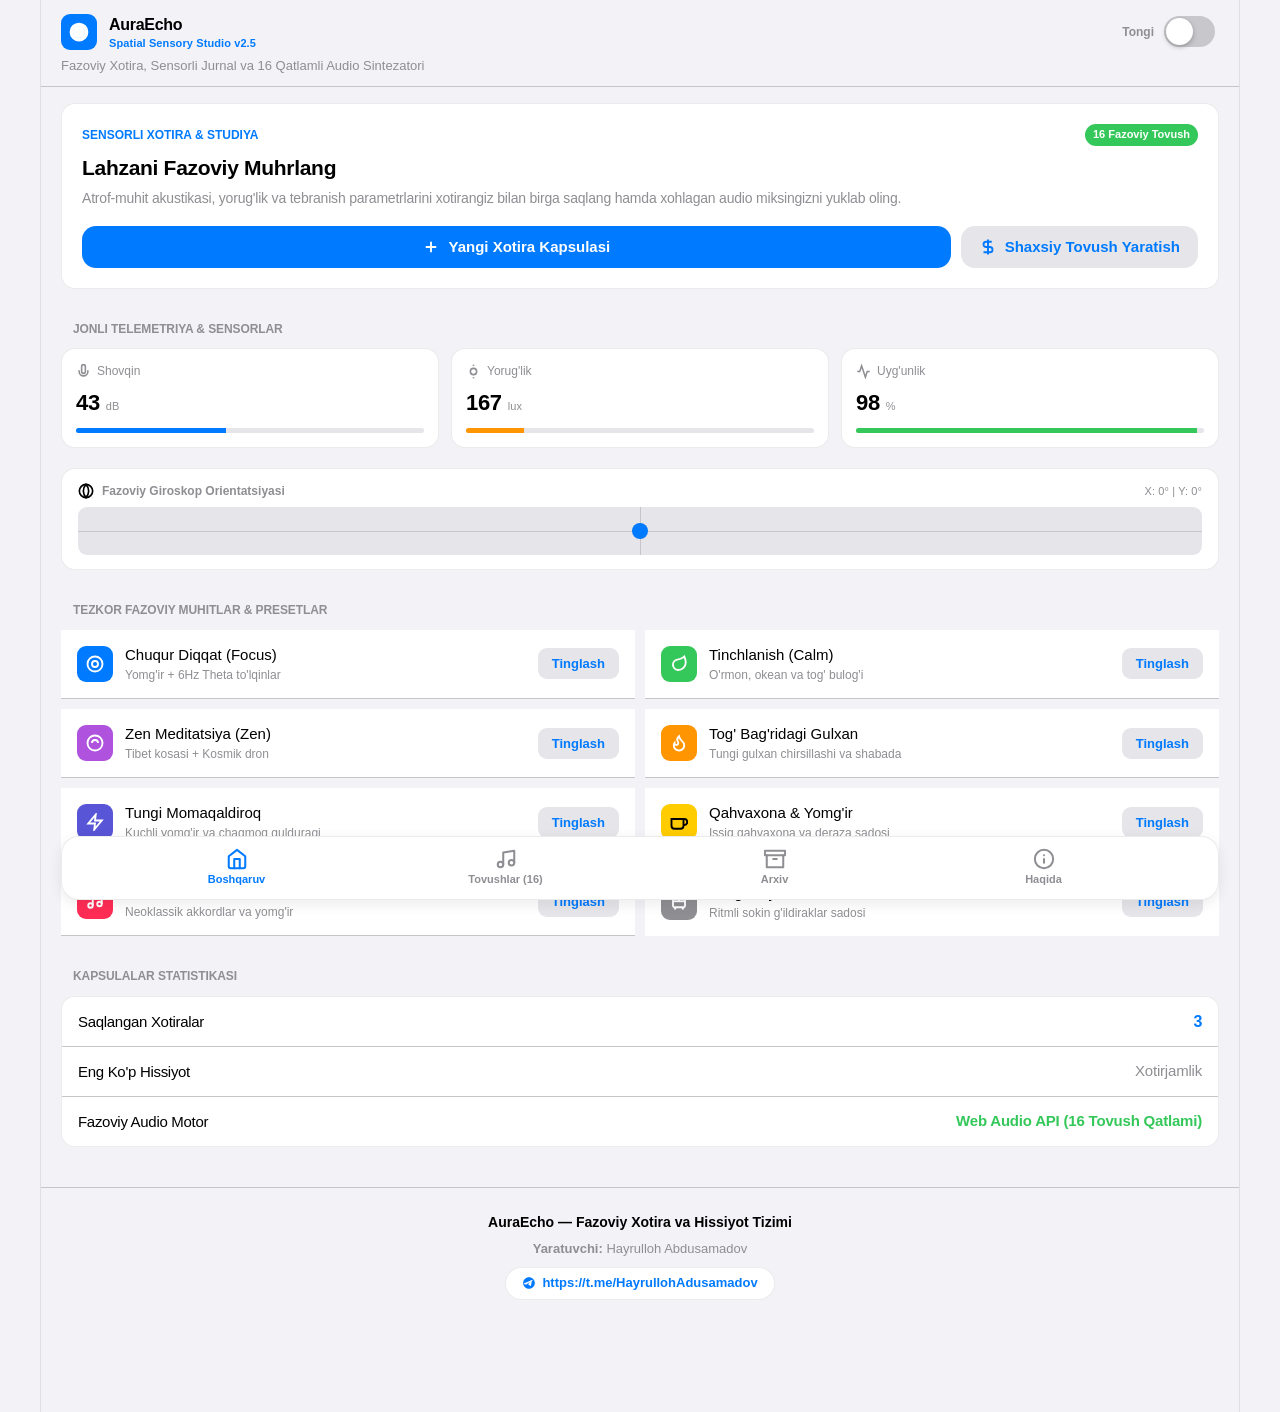
<file: index.html>
<!DOCTYPE html>
<html lang="uz" data-theme="light">
<head>
  <meta charset="UTF-8">
  <meta name="viewport" content="width=device-width, initial-scale=1.0, maximum-scale=1.0, user-scalable=no, viewport-fit=cover">
  <title>AuraEcho - Fazoviy Xotira va Hissiyot Jurnali</title>
  <meta name="description" content="AuraEcho - Apple iOS Cupertino dizaynidagi fazoviy xotira jurnali, 16 qatlamli Web Audio tovush sintezatori, shaxsiy tovush yaratish va MP3/WAV audio yuklab olish tizimi.">
  <meta name="theme-color" content="#F2F2F7">
  <link rel="stylesheet" href="css/style.css">
</head>
<body>

  <div id="app-container">

    <!-- ====================================================================
         1. iOS Navigation Bar & Header
         ==================================================================== -->
    <header class="ios-nav-bar">
      <div class="ios-nav-top">
        <div class="ios-nav-brand">
          <div class="ios-brand-badge">
            <svg width="20" height="20" viewBox="0 0 24 24" fill="none" stroke="currentColor" stroke-width="2.5" stroke-linecap="round" stroke-linejoin="round">
              <path d="M12 2a10 10 0 1 0 10 10A10 10 0 0 0 12 2zm0 18a8 8 0 1 1 8-8 8 8 0 0 1-8 8z"/>
              <path d="M12 6a6 6 0 1 0 6 6 6 6 0 0 0-6-6zm0 10a4 4 0 1 1 4-4 4 4 0 0 1-4 4z"/>
              <circle cx="12" cy="12" r="2" fill="currentColor"/>
            </svg>
          </div>
          <div>
            <span class="ios-headline" style="letter-spacing: -0.3px;">AuraEcho</span>
            <span class="ios-caption2" style="display: block; color: var(--ios-blue); font-weight: 700;">Spatial Sensory Studio v2.5</span>
          </div>
        </div>

        <div class="ios-nav-actions">
          <!-- Tongi / Tungi Rejim Switch -->
          <label class="ios-switch-container" title="Tungi / Tongi rejim">
            <span class="ios-caption1" id="theme-label" style="font-weight: 600;">Tongi</span>
            <div class="ios-switch">
              <input type="checkbox" id="theme-toggle" aria-label="Mavzuni almashtirish">
              <span class="ios-switch-slider"></span>
            </div>
          </label>
        </div>
      </div>
      <div class="ios-header-desc">Fazoviy Xotira, Sensorli Jurnal va 16 Qatlamli Audio Sintezatori</div>
    </header>

    <!-- ====================================================================
         2. TAB 1: BOSHQARUV PANELI (Dashboard)
         ==================================================================== -->
    <main id="tab-dashboard" class="tab-content active">
      
      <!-- Asosiy Yangi Kapsula Yaratish Bo'limi -->
      <section class="ios-section">
        <div class="ios-grouped-list" style="padding: 20px; background-color: var(--bg-grouped);">
          <div style="display: flex; flex-direction: column; gap: 8px;">
            <div style="display: flex; justify-content: space-between; align-items: center;">
              <span class="ios-caption1" style="color: var(--ios-blue); font-weight: 700; text-transform: uppercase;">Sensorli Xotira & Studiya</span>
              <span class="capsule-badge" style="background-color: var(--ios-green); color: #FFFFFF; font-weight: 700;">16 Fazoviy Tovush</span>
            </div>
            <h1 class="ios-title2" style="margin: 0;">Lahzani Fazoviy Muhrlang</h1>
            <p class="ios-subhead">Atrof-muhit akustikasi, yorug'lik va tebranish parametrlarini xotirangiz bilan birga saqlang hamda xohlagan audio miksingizni yuklab oling.</p>
            
            <div style="display: flex; gap: 10px; flex-wrap: wrap; margin-top: 10px;">
              <button id="btn-open-create-modal" class="ios-btn ios-btn-primary" style="flex: 1; min-width: 200px;">
                <svg width="18" height="18" viewBox="0 0 24 24" fill="none" stroke="currentColor" stroke-width="2.5">
                  <line x1="12" y1="5" x2="12" y2="19"></line>
                  <line x1="5" y1="12" x2="19" y2="12"></line>
                </svg>
                <span>Yangi Xotira Kapsulasi</span>
              </button>

              <button id="btn-open-custom-synth-dash" class="ios-btn ios-btn-secondary" style="min-width: 180px;">
                <svg width="18" height="18" viewBox="0 0 24 24" fill="none" stroke="currentColor" stroke-width="2.5">
                  <path d="M12 2v20M17 5H9.5a3.5 3.5 0 0 0 0 7h5a3.5 3.5 0 0 1 0 7H6"></path>
                </svg>
                <span>Shaxsiy Tovush Yaratish</span>
              </button>
            </div>
          </div>
        </div>
      </section>

      <!-- Jonli Sensorli Telemetriya Vidjeti -->
      <section class="ios-section">
        <div class="ios-section-header">Jonli Telemetriya & Sensorlar</div>
        <div class="telemetry-grid">
          
          <!-- Desibel Metr -->
          <div class="telemetry-card">
            <div class="telemetry-header">
              <svg width="15" height="15" viewBox="0 0 24 24" fill="none" stroke="currentColor" stroke-width="2.5">
                <path d="M12 1a3 3 0 0 0-3 3v8a3 3 0 0 0 6 0V4a3 3 0 0 0-3-3z"></path>
                <path d="M19 10v2a7 7 0 0 1-14 0v-2"></path>
              </svg>
              <span>Shovqin</span>
            </div>
            <div class="telemetry-value"><span id="sensor-db">38</span> <span class="ios-caption2">dB</span></div>
            <div class="telemetry-indicator">
              <div id="sensor-db-fill" class="telemetry-fill" style="width: 38%;"></div>
            </div>
          </div>

          <!-- Yorug'lik Datchigi -->
          <div class="telemetry-card">
            <div class="telemetry-header">
              <svg width="15" height="15" viewBox="0 0 24 24" fill="none" stroke="currentColor" stroke-width="2.5">
                <circle cx="12" cy="12" r="5"></circle>
                <line x1="12" y1="1" x2="12" y2="3"></line>
                <line x1="12" y1="21" x2="12" y2="23"></line>
              </svg>
              <span>Yorug'lik</span>
            </div>
            <div class="telemetry-value"><span id="sensor-lux">420</span> <span class="ios-caption2">lux</span></div>
            <div class="telemetry-indicator">
              <div id="sensor-lux-fill" class="telemetry-fill" style="width: 52%; background-color: var(--ios-orange);"></div>
            </div>
          </div>

          <!-- Uyg'unlik Indeksi -->
          <div class="telemetry-card">
            <div class="telemetry-header">
              <svg width="15" height="15" viewBox="0 0 24 24" fill="none" stroke="currentColor" stroke-width="2.5">
                <path d="M22 12h-4l-3 9L9 3l-3 9H2"></path>
              </svg>
              <span>Uyg'unlik</span>
            </div>
            <div class="telemetry-value"><span id="sensor-index">86</span> <span class="ios-caption2">%</span></div>
            <div class="telemetry-indicator">
              <div id="sensor-index-fill" class="telemetry-fill" style="width: 86%; background-color: var(--ios-green);"></div>
            </div>
          </div>

        </div>

        <!-- 3D Giroskop Qiyalik Vidjeti -->
        <div class="ios-grouped-list" style="margin-top: 12px; padding: 14px 16px;">
          <div style="display: flex; justify-content: space-between; align-items: center; margin-bottom: 8px;">
            <div style="display: flex; align-items: center; gap: 8px;">
              <svg width="16" height="16" viewBox="0 0 24 24" fill="none" stroke="currentColor" stroke-width="2.5">
                <circle cx="12" cy="12" r="10"></circle>
                <path d="M12 2a15.3 15.3 0 0 1 4 10 15.3 15.3 0 0 1-4 10 15.3 15.3 0 0 1-4-10 15.3 15.3 0 0 1 4-10z"></path>
              </svg>
              <span class="ios-caption1" style="font-weight: 600;">Fazoviy Giroskop Orientatsiyasi</span>
            </div>
            <span class="ios-caption2" id="sensor-tilt-text">X: 0° | Y: 0°</span>
          </div>
          
          <div class="gyro-visualizer">
            <div class="gyro-crosshair"></div>
            <div class="gyro-crosshair vertical"></div>
            <div id="gyro-bubble" class="gyro-bubble"></div>
          </div>
        </div>
      </section>

      <!-- Tezkor Fazoviy Mood Presetlari (Responsive Grid) -->
      <section class="ios-section">
        <div class="ios-section-header">Tezkor Fazoviy Muhitlar & Presetlar</div>
        <div class="preset-grid">
          
          <!-- Preset 1: Chuqur Diqqat -->
          <div class="ios-cell interactive" data-preset="focus">
            <div class="ios-cell-left">
              <div class="ios-cell-icon" style="background-color: var(--ios-blue);">
                <svg width="18" height="18" viewBox="0 0 24 24" fill="none" stroke="currentColor" stroke-width="2.5">
                  <circle cx="12" cy="12" r="10"></circle>
                  <circle cx="12" cy="12" r="4"></circle>
                </svg>
              </div>
              <div class="ios-cell-content">
                <span class="ios-cell-title">Chuqur Diqqat (Focus)</span>
                <span class="ios-cell-subtitle">Yomg'ir + 6Hz Theta to'lqinlar</span>
              </div>
            </div>
            <div class="ios-cell-right">
              <button class="ios-btn ios-btn-sm ios-btn-secondary btn-quick-preset" data-preset="focus">Tinglash</button>
            </div>
          </div>

          <!-- Preset 2: Tinchlanish -->
          <div class="ios-cell interactive" data-preset="calm">
            <div class="ios-cell-left">
              <div class="ios-cell-icon" style="background-color: var(--ios-green);">
                <svg width="18" height="18" viewBox="0 0 24 24" fill="none" stroke="currentColor" stroke-width="2.5">
                  <path d="M11 20A7 7 0 0 1 9.8 6.1C15.5 5 17 4.48 19 2c1 2 2 4.18 2 8 0 5.5-4.78 10-10 10Z"></path>
                </svg>
              </div>
              <div class="ios-cell-content">
                <span class="ios-cell-title">Tinchlanish (Calm)</span>
                <span class="ios-cell-subtitle">O'rmon, okean va tog' bulog'i</span>
              </div>
            </div>
            <div class="ios-cell-right">
              <button class="ios-btn ios-btn-sm ios-btn-secondary btn-quick-preset" data-preset="calm">Tinglash</button>
            </div>
          </div>

          <!-- Preset 3: Zen Meditatsiya -->
          <div class="ios-cell interactive" data-preset="meditation">
            <div class="ios-cell-left">
              <div class="ios-cell-icon" style="background-color: var(--ios-purple);">
                <svg width="18" height="18" viewBox="0 0 24 24" fill="none" stroke="currentColor" stroke-width="2.5">
                  <circle cx="12" cy="12" r="10"></circle>
                  <path d="M8 12a4 4 0 0 1 8 0"></path>
                </svg>
              </div>
              <div class="ios-cell-content">
                <span class="ios-cell-title">Zen Meditatsiya (Zen)</span>
                <span class="ios-cell-subtitle">Tibet kosasi + Kosmik dron</span>
              </div>
            </div>
            <div class="ios-cell-right">
              <button class="ios-btn ios-btn-sm ios-btn-secondary btn-quick-preset" data-preset="meditation">Tinglash</button>
            </div>
          </div>

          <!-- Preset 4: Tog' Gulxani -->
          <div class="ios-cell interactive" data-preset="campfire">
            <div class="ios-cell-left">
              <div class="ios-cell-icon" style="background-color: var(--ios-orange);">
                <svg width="18" height="18" viewBox="0 0 24 24" fill="none" stroke="currentColor" stroke-width="2.5">
                  <path d="M8.5 14.5A2.5 2.5 0 0 0 11 12c0-1.38-.5-2-1-3-1.072-2.143-.224-4.054 2-6 .5 2.5 2 4.9 4 6.5 2 1.6 3 3.5 3 5.5a7 7 0 1 1-14 0c0-1.153.433-2.294 1-3a2.5 2.5 0 0 0 2.5 2.5z"></path>
                </svg>
              </div>
              <div class="ios-cell-content">
                <span class="ios-cell-title">Tog' Bag'ridagi Gulxan</span>
                <span class="ios-cell-subtitle">Tungi gulxan chirsillashi va shabada</span>
              </div>
            </div>
            <div class="ios-cell-right">
              <button class="ios-btn ios-btn-sm ios-btn-secondary btn-quick-preset" data-preset="campfire">Tinglash</button>
            </div>
          </div>

          <!-- Preset 5: Tungi Momaqaldiroq -->
          <div class="ios-cell interactive" data-preset="storm">
            <div class="ios-cell-left">
              <div class="ios-cell-icon" style="background-color: var(--ios-indigo);">
                <svg width="18" height="18" viewBox="0 0 24 24" fill="none" stroke="currentColor" stroke-width="2.5">
                  <polygon points="13 2 3 14 12 14 11 22 21 10 12 10 13 2"></polygon>
                </svg>
              </div>
              <div class="ios-cell-content">
                <span class="ios-cell-title">Tungi Momaqaldiroq</span>
                <span class="ios-cell-subtitle">Kuchli yomg'ir va chaqmoq gulduragi</span>
              </div>
            </div>
            <div class="ios-cell-right">
              <button class="ios-btn ios-btn-sm ios-btn-secondary btn-quick-preset" data-preset="storm">Tinglash</button>
            </div>
          </div>

          <!-- Preset 6: Qahvaxona va Yomg'ir -->
          <div class="ios-cell interactive" data-preset="cafe">
            <div class="ios-cell-left">
              <div class="ios-cell-icon" style="background-color: var(--ios-yellow); color: #000000;">
                <svg width="18" height="18" viewBox="0 0 24 24" fill="none" stroke="currentColor" stroke-width="2.5">
                  <path d="M18 8h1a4 4 0 0 1 0 8h-1"></path>
                  <path d="M2 8h16v9a4 4 0 0 1-4 4H6a4 4 0 0 1-4-4V8z"></path>
                </svg>
              </div>
              <div class="ios-cell-content">
                <span class="ios-cell-title">Qahvaxona & Yomg'ir</span>
                <span class="ios-cell-subtitle">Issiq qahvaxona va deraza sadosi</span>
              </div>
            </div>
            <div class="ios-cell-right">
              <button class="ios-btn ios-btn-sm ios-btn-secondary btn-quick-preset" data-preset="cafe">Tinglash</button>
            </div>
          </div>

          <!-- Preset 7: Ambient Pianino & Barglar -->
          <div class="ios-cell interactive" data-preset="creative">
            <div class="ios-cell-left">
              <div class="ios-cell-icon" style="background-color: var(--ios-pink);">
                <svg width="18" height="18" viewBox="0 0 24 24" fill="none" stroke="currentColor" stroke-width="2.5">
                  <path d="M9 18V5l12-2v13"></path>
                  <circle cx="6" cy="18" r="3"></circle>
                  <circle cx="18" cy="16" r="3"></circle>
                </svg>
              </div>
              <div class="ios-cell-content">
                <span class="ios-cell-title">Pianino & Kuzgi Shamol</span>
                <span class="ios-cell-subtitle">Neoklassik akkordlar va yomg'ir</span>
              </div>
            </div>
            <div class="ios-cell-right">
              <button class="ios-btn ios-btn-sm ios-btn-secondary btn-quick-preset" data-preset="creative">Tinglash</button>
            </div>
          </div>

          <!-- Preset 8: Tungi Poyezd Sadosi -->
          <div class="ios-cell interactive" data-preset="train">
            <div class="ios-cell-left">
              <div class="ios-cell-icon" style="background-color: var(--ios-gray);">
                <svg width="18" height="18" viewBox="0 0 24 24" fill="none" stroke="currentColor" stroke-width="2.5">
                  <rect x="4" y="3" width="16" height="16" rx="2"></rect>
                  <path d="M4 11h16"></path>
                  <path d="M12 3v8"></path>
                  <path d="m8 19-2 3"></path>
                  <path d="m16 19 2 3"></path>
                </svg>
              </div>
              <div class="ios-cell-content">
                <span class="ios-cell-title">Tungi Poyezd Relslari</span>
                <span class="ios-cell-subtitle">Ritmli sokin g'ildiraklar sadosi</span>
              </div>
            </div>
            <div class="ios-cell-right">
              <button class="ios-btn ios-btn-sm ios-btn-secondary btn-quick-preset" data-preset="train">Tinglash</button>
            </div>
          </div>

        </div>
      </section>

      <!-- Tizim Statistikasi -->
      <section class="ios-section">
        <div class="ios-section-header">Kapsulalar Statistikasi</div>
        <div class="ios-grouped-list">
          <div class="ios-cell">
            <span class="ios-body">Saqlangan Xotiralar</span>
            <span class="ios-headline" id="stat-total-capsules" style="color: var(--ios-blue);">3</span>
          </div>
          <div class="ios-cell">
            <span class="ios-body">Eng Ko'p Hissiyot</span>
            <span class="ios-callout" id="stat-top-mood" style="color: var(--text-secondary);">Xotirjamlik</span>
          </div>
          <div class="ios-cell">
            <span class="ios-body">Fazoviy Audio Motor</span>
            <span class="ios-callout" style="color: var(--ios-green); font-weight: 600;">Web Audio API (16 Tovush Qatlami)</span>
          </div>
        </div>
      </section>

    </main>

    <!-- ====================================================================
         3. TAB 2: FAZOVIY TOVUSHLAR STUDIYASI (Spatial Audio Lab - 16 Qatlam)
         ==================================================================== -->
    <main id="tab-audio" class="tab-content">
      
      <!-- Spektr Vizualizatori & Master Eksport -->
      <section class="ios-section">
        <div class="visualizer-container">
          <div style="display: flex; justify-content: space-between; align-items: center; flex-wrap: wrap; gap: 8px;">
            <div style="display: flex; align-items: center; gap: 8px;">
              <span class="ios-brand-badge" style="width: 26px; height: 26px; background-color: var(--ios-blue);">
                <svg width="15" height="15" viewBox="0 0 24 24" fill="none" stroke="currentColor" stroke-width="3">
                  <path d="M2 10v4M6 6v12M10 3v18M14 8v8M18 5v14M22 10v4"></path>
                </svg>
              </span>
              <span class="ios-headline">Real Vaqtli Fazoviy Spektr</span>
            </div>

            <div style="display: flex; gap: 8px;">
              <button id="btn-download-master-mix" class="ios-btn ios-btn-sm ios-btn-primary" title="Hozirgi audio miksni audio fayl sifatida yuklab olish">
                <svg width="14" height="14" viewBox="0 0 24 24" fill="none" stroke="currentColor" stroke-width="2.5">
                  <path d="M21 15v4a2 2 0 0 1-2 2H5a2 2 0 0 1-2-2v-4"></path>
                  <polyline points="7 10 12 15 17 10"></polyline>
                  <line x1="12" y1="15" x2="12" y2="3"></line>
                </svg>
                <span>Miksni Yuklab Olish (Audio)</span>
              </button>
              <button id="btn-audio-stop-all" class="ios-btn ios-btn-sm ios-btn-secondary" style="color: var(--ios-red);">Hammasini To'xtatish</button>
            </div>
          </div>

          <canvas id="visualizer-canvas" class="visualizer-canvas" width="1000" height="90"></canvas>
          <div class="sound-slider-labels">
            <span>20 Hz (Sub-Bass)</span>
            <span>16 Qatlamli Garmonik Spektr</span>
            <span>20 kHz (Ultra-High)</span>
          </div>
        </div>
      </section>

      <!-- Master Ovoz Boshqaruvi va Shaxsiy Sintezatorga O'tish -->
      <section class="ios-section">
        <div class="ios-grouped-list" style="padding: 16px 20px;">
          <div class="sound-slider-group">
            <div class="sound-slider-labels">
              <span class="ios-caption1" style="font-weight: 600;">Umumiy Chiqish Ovoz Balandligi (Master Volume)</span>
              <span id="master-vol-value" class="ios-caption1" style="font-weight: 700; color: var(--ios-blue);">85%</span>
            </div>
            <div class="ios-slider-wrapper">
              <svg width="18" height="18" viewBox="0 0 24 24" fill="none" stroke="var(--text-secondary)" stroke-width="2">
                <polygon points="11 5 6 9 2 9 2 15 6 15 11 19 11 5"></polygon>
              </svg>
              <input type="range" id="slider-master-volume" class="ios-slider" min="0" max="1" step="0.01" value="0.85" aria-label="Umumiy ovoz">
              <svg width="18" height="18" viewBox="0 0 24 24" fill="none" stroke="var(--text-secondary)" stroke-width="2">
                <polygon points="11 5 6 9 2 9 2 15 6 15 11 19 11 5"></polygon>
                <path d="M19.07 4.93a10 10 0 0 1 0 14.14M15.54 8.46a5 5 0 0 1 0 7.07"></path>
              </svg>
            </div>
          </div>

          <div style="margin-top: 12px; padding-top: 12px; border-top: 1px solid var(--separator); display: flex; justify-content: space-between; align-items: center;">
            <div>
              <div class="ios-headline" style="font-size: 15px;">O'zingiz Shaxsiy Tovush Yarating</div>
              <div class="ios-caption2">Osillyator, filtr va LFO modulyatsiyasi</div>
            </div>
            <button id="btn-open-custom-synth" class="ios-btn ios-btn-sm ios-btn-tinted">
              <svg width="14" height="14" viewBox="0 0 24 24" fill="none" stroke="currentColor" stroke-width="2.5">
                <line x1="12" y1="5" x2="12" y2="19"></line>
                <line x1="5" y1="12" x2="19" y2="12"></line>
              </svg>
              <span>Yangi Tovush Yaratish</span>
            </button>
          </div>
        </div>
      </section>

      <!-- 16 Mustaqil Tovush Qatlamlari (Responsive Multi-Column Grid) -->
      <section class="ios-section" style="gap: 14px;">
        <div class="ios-section-header">16 ta Fazoviy Tovush Qatlamlari & Yuklab Olish</div>

        <div class="sound-studio-grid" id="sound-studio-grid-container">

          <!-- 1. Yomg'ir Qatlami -->
          <div class="sound-card" id="card-rain" data-channel="rain">
            <div class="sound-card-header">
              <div class="sound-card-title-group">
                <button class="ios-btn-icon btn-toggle-play" data-channel="rain" title="Ijro / To'xtatish">
                  <svg width="16" height="16" viewBox="0 0 24 24" fill="currentColor">
                    <polygon points="5 3 19 12 5 21 5 3"></polygon>
                  </svg>
                </button>
                <div class="sound-icon-box" style="background-color: var(--ios-blue);">
                  <svg width="20" height="20" viewBox="0 0 24 24" fill="none" stroke="currentColor" stroke-width="2.5">
                    <line x1="16" y1="13" x2="16" y2="21"></line>
                    <line x1="8" y1="13" x2="8" y2="21"></line>
                    <line x1="12" y1="15" x2="12" y2="23"></line>
                    <path d="M20 16.58A5 5 0 0 0 18 7h-1.26A8 8 0 1 0 4 15.25"></path>
                  </svg>
                </div>
                <div>
                  <div class="ios-headline">Yomg'ir & Tomchilar</div>
                  <div class="ios-caption2">Oq/pushti shovqin va tomchilar</div>
                </div>
              </div>
              <div class="ios-switch">
                <input type="checkbox" id="switch-rain" aria-label="Yomg'ir tovushini yoqish">
                <span class="ios-switch-slider"></span>
              </div>
            </div>

            <div class="sound-controls-row">
              <div class="sound-slider-group">
                <div class="sound-slider-labels">
                  <span>Ovoz kuchi</span>
                  <span id="label-vol-rain">60%</span>
                </div>
                <input type="range" id="slider-vol-rain" class="ios-slider" min="0" max="1" step="0.01" value="0.6">
              </div>

              <div class="sound-slider-group">
                <div class="sound-slider-labels">
                  <span>Stereo Pan (Chap / O'ng)</span>
                  <span id="label-pan-rain">Markaz</span>
                </div>
                <input type="range" id="slider-pan-rain" class="ios-slider" min="-1" max="1" step="0.05" value="0">
              </div>

              <button class="ios-btn ios-btn-sm ios-btn-secondary btn-download-single-sound" data-channel="rain" style="margin-top: 4px;">
                <svg width="13" height="13" viewBox="0 0 24 24" fill="none" stroke="currentColor" stroke-width="2.5">
                  <path d="M21 15v4a2 2 0 0 1-2 2H5a2 2 0 0 1-2-2v-4"></path>
                  <polyline points="7 10 12 15 17 10"></polyline>
                  <line x1="12" y1="15" x2="12" y2="3"></line>
                </svg>
                <span>Ushbu Tovushni Yuklab Olish (Audio)</span>
              </button>
            </div>
          </div>

          <!-- 2. O'rmon va Shamol Qatlami -->
          <div class="sound-card" id="card-forest" data-channel="forest">
            <div class="sound-card-header">
              <div class="sound-card-title-group">
                <button class="ios-btn-icon btn-toggle-play" data-channel="forest" title="Ijro / To'xtatish">
                  <svg width="16" height="16" viewBox="0 0 24 24" fill="currentColor">
                    <polygon points="5 3 19 12 5 21 5 3"></polygon>
                  </svg>
                </button>
                <div class="sound-icon-box" style="background-color: var(--ios-green);">
                  <svg width="20" height="20" viewBox="0 0 24 24" fill="none" stroke="currentColor" stroke-width="2.5">
                    <path d="M10 10v.2A3 3 0 0 1 8.9 16v0H5v0h0a3 3 0 0 1-1-5.8V10a3 3 0 0 1 6 0Z"></path>
                    <path d="M7 16v6"></path>
                    <path d="M13 19v3"></path>
                    <path d="M12 19h8.3a1 1 0 0 0 .7-1.7L18 14h.3a1 1 0 0 0 .7-1.7L16 9h.2a1 1 0 0 0 .8-1.7L13 3l-4 4.3a1 1 0 0 0 .8 1.7H10l-3 3.3a1 1 0 0 0 .7 1.7H9l-3 3.3a1 1 0 0 0 .7 1.7H13Z"></path>
                  </svg>
                </div>
                <div>
                  <div class="ios-headline">O'rmon & Mayin Shamol</div>
                  <div class="ios-caption2">Rezonansli shamol va qushlar</div>
                </div>
              </div>
              <div class="ios-switch">
                <input type="checkbox" id="switch-forest" aria-label="O'rmon tovushini yoqish">
                <span class="ios-switch-slider"></span>
              </div>
            </div>

            <div class="sound-controls-row">
              <div class="sound-slider-group">
                <div class="sound-slider-labels">
                  <span>Ovoz kuchi</span>
                  <span id="label-vol-forest">50%</span>
                </div>
                <input type="range" id="slider-vol-forest" class="ios-slider" min="0" max="1" step="0.01" value="0.5">
              </div>

              <div class="sound-slider-group">
                <div class="sound-slider-labels">
                  <span>Stereo Pan (Chap / O'ng)</span>
                  <span id="label-pan-forest">Markaz</span>
                </div>
                <input type="range" id="slider-pan-forest" class="ios-slider" min="-1" max="1" step="0.05" value="0">
              </div>

              <button class="ios-btn ios-btn-sm ios-btn-secondary btn-download-single-sound" data-channel="forest">
                <svg width="13" height="13" viewBox="0 0 24 24" fill="none" stroke="currentColor" stroke-width="2.5">
                  <path d="M21 15v4a2 2 0 0 1-2 2H5a2 2 0 0 1-2-2v-4"></path>
                  <polyline points="7 10 12 15 17 10"></polyline>
                  <line x1="12" y1="15" x2="12" y2="3"></line>
                </svg>
                <span>Ushbu Tovushni Yuklab Olish (Audio)</span>
              </button>
            </div>
          </div>

          <!-- 3. Binaural To'lqinlar Qatlami -->
          <div class="sound-card" id="card-binaural" data-channel="binaural">
            <div class="sound-card-header">
              <div class="sound-card-title-group">
                <button class="ios-btn-icon btn-toggle-play" data-channel="binaural" title="Ijro / To'xtatish">
                  <svg width="16" height="16" viewBox="0 0 24 24" fill="currentColor">
                    <polygon points="5 3 19 12 5 21 5 3"></polygon>
                  </svg>
                </button>
                <div class="sound-icon-box" style="background-color: var(--ios-purple);">
                  <svg width="20" height="20" viewBox="0 0 24 24" fill="none" stroke="currentColor" stroke-width="2.5">
                    <path d="M2 12h5l3 5 4-10 3 5h5"></path>
                  </svg>
                </div>
                <div>
                  <div class="ios-headline">Binaural To'lqinlar (6Hz)</div>
                  <div class="ios-caption2">Theta sokinlik to'lqinlari</div>
                </div>
              </div>
              <div class="ios-switch">
                <input type="checkbox" id="switch-binaural" aria-label="Binaural tovushni yoqish">
                <span class="ios-switch-slider"></span>
              </div>
            </div>

            <div class="sound-controls-row">
              <div class="sound-slider-group">
                <div class="sound-slider-labels">
                  <span>Ovoz kuchi</span>
                  <span id="label-vol-binaural">50%</span>
                </div>
                <input type="range" id="slider-vol-binaural" class="ios-slider" min="0" max="1" step="0.01" value="0.5">
              </div>

              <div class="sound-slider-group">
                <div class="sound-slider-labels">
                  <span>Stereo Pan (Chap / O'ng)</span>
                  <span id="label-pan-binaural">Markaz</span>
                </div>
                <input type="range" id="slider-pan-binaural" class="ios-slider" min="-1" max="1" step="0.05" value="0">
              </div>

              <button class="ios-btn ios-btn-sm ios-btn-secondary btn-download-single-sound" data-channel="binaural">
                <svg width="13" height="13" viewBox="0 0 24 24" fill="none" stroke="currentColor" stroke-width="2.5">
                  <path d="M21 15v4a2 2 0 0 1-2 2H5a2 2 0 0 1-2-2v-4"></path>
                  <polyline points="7 10 12 15 17 10"></polyline>
                  <line x1="12" y1="15" x2="12" y2="3"></line>
                </svg>
                <span>Ushbu Tovushni Yuklab Olish (Audio)</span>
              </button>
            </div>
          </div>

          <!-- 4. Okean Oq Shovqini Qatlami -->
          <div class="sound-card" id="card-ocean" data-channel="ocean">
            <div class="sound-card-header">
              <div class="sound-card-title-group">
                <button class="ios-btn-icon btn-toggle-play" data-channel="ocean" title="Ijro / To'xtatish">
                  <svg width="16" height="16" viewBox="0 0 24 24" fill="currentColor">
                    <polygon points="5 3 19 12 5 21 5 3"></polygon>
                  </svg>
                </button>
                <div class="sound-icon-box" style="background-color: var(--ios-teal);">
                  <svg width="20" height="20" viewBox="0 0 24 24" fill="none" stroke="currentColor" stroke-width="2.5">
                    <path d="M2 6c.6.5 1.2 1 2.5 1C7 7 7 5 9.5 5c2.6 0 2.4 2 5 2 2.5 0 2.5-2 5-2 1.3 0 1.9.5 2.5 1"></path>
                    <path d="M2 12c.6.5 1.2 1 2.5 1 2.5 0 2.5-2 5-2 2.6 0 2.4 2 5 2 2.5 0 2.5-2 5-2 1.3 0 1.9.5 2.5 1"></path>
                  </svg>
                </div>
                <div>
                  <div class="ios-headline">Okean To'lqinlari</div>
                  <div class="ios-caption2">LFO modulyatsiyali to'lqin</div>
                </div>
              </div>
              <div class="ios-switch">
                <input type="checkbox" id="switch-ocean" aria-label="Okean tovushini yoqish">
                <span class="ios-switch-slider"></span>
              </div>
            </div>

            <div class="sound-controls-row">
              <div class="sound-slider-group">
                <div class="sound-slider-labels">
                  <span>Ovoz kuchi</span>
                  <span id="label-vol-ocean">60%</span>
                </div>
                <input type="range" id="slider-vol-ocean" class="ios-slider" min="0" max="1" step="0.01" value="0.6">
              </div>

              <div class="sound-slider-group">
                <div class="sound-slider-labels">
                  <span>Stereo Pan (Chap / O'ng)</span>
                  <span id="label-pan-ocean">Markaz</span>
                </div>
                <input type="range" id="slider-pan-ocean" class="ios-slider" min="-1" max="1" step="0.05" value="0">
              </div>

              <button class="ios-btn ios-btn-sm ios-btn-secondary btn-download-single-sound" data-channel="ocean">
                <svg width="13" height="13" viewBox="0 0 24 24" fill="none" stroke="currentColor" stroke-width="2.5">
                  <path d="M21 15v4a2 2 0 0 1-2 2H5a2 2 0 0 1-2-2v-4"></path>
                  <polyline points="7 10 12 15 17 10"></polyline>
                  <line x1="12" y1="15" x2="12" y2="3"></line>
                </svg>
                <span>Ushbu Tovushni Yuklab Olish (Audio)</span>
              </button>
            </div>
          </div>

          <!-- 5. Momaqaldiroq & Guldurak -->
          <div class="sound-card" id="card-thunder" data-channel="thunder">
            <div class="sound-card-header">
              <div class="sound-card-title-group">
                <button class="ios-btn-icon btn-toggle-play" data-channel="thunder">
                  <svg width="16" height="16" viewBox="0 0 24 24" fill="currentColor">
                    <polygon points="5 3 19 12 5 21 5 3"></polygon>
                  </svg>
                </button>
                <div class="sound-icon-box" style="background-color: var(--ios-indigo);">
                  <svg width="20" height="20" viewBox="0 0 24 24" fill="none" stroke="currentColor" stroke-width="2.5">
                    <polygon points="13 2 3 14 12 14 11 22 21 10 12 10 13 2"></polygon>
                  </svg>
                </div>
                <div>
                  <div class="ios-headline">Momaqaldiroq & Guldurak</div>
                  <div class="ios-caption2">Chuqur sub-bass chaqmoq</div>
                </div>
              </div>
              <div class="ios-switch">
                <input type="checkbox" id="switch-thunder" aria-label="Momaqaldiroq tovushini yoqish">
                <span class="ios-switch-slider"></span>
              </div>
            </div>

            <div class="sound-controls-row">
              <div class="sound-slider-group">
                <div class="sound-slider-labels">
                  <span>Ovoz kuchi</span>
                  <span id="label-vol-thunder">50%</span>
                </div>
                <input type="range" id="slider-vol-thunder" class="ios-slider" min="0" max="1" step="0.01" value="0.5">
              </div>

              <div class="sound-slider-group">
                <div class="sound-slider-labels">
                  <span>Stereo Pan (Chap / O'ng)</span>
                  <span id="label-pan-thunder">Markaz</span>
                </div>
                <input type="range" id="slider-pan-thunder" class="ios-slider" min="-1" max="1" step="0.05" value="0">
              </div>

              <button class="ios-btn ios-btn-sm ios-btn-secondary btn-download-single-sound" data-channel="thunder">
                <svg width="13" height="13" viewBox="0 0 24 24" fill="none" stroke="currentColor" stroke-width="2.5">
                  <path d="M21 15v4a2 2 0 0 1-2 2H5a2 2 0 0 1-2-2v-4"></path>
                  <polyline points="7 10 12 15 17 10"></polyline>
                  <line x1="12" y1="15" x2="12" y2="3"></line>
                </svg>
                <span>Ushbu Tovushni Yuklab Olish (Audio)</span>
              </button>
            </div>
          </div>

          <!-- 6. Tungi Gulxan & Cho'g' -->
          <div class="sound-card" id="card-campfire" data-channel="campfire">
            <div class="sound-card-header">
              <div class="sound-card-title-group">
                <button class="ios-btn-icon btn-toggle-play" data-channel="campfire">
                  <svg width="16" height="16" viewBox="0 0 24 24" fill="currentColor">
                    <polygon points="5 3 19 12 5 21 5 3"></polygon>
                  </svg>
                </button>
                <div class="sound-icon-box" style="background-color: var(--ios-orange);">
                  <svg width="20" height="20" viewBox="0 0 24 24" fill="none" stroke="currentColor" stroke-width="2.5">
                    <path d="M8.5 14.5A2.5 2.5 0 0 0 11 12c0-1.38-.5-2-1-3-1.072-2.143-.224-4.054 2-6 .5 2.5 2 4.9 4 6.5 2 1.6 3 3.5 3 5.5a7 7 0 1 1-14 0c0-1.153.433-2.294 1-3a2.5 2.5 0 0 0 2.5 2.5z"></path>
                  </svg>
                </div>
                <div>
                  <div class="ios-headline">Tungi Gulxan & Olov</div>
                  <div class="ios-caption2">Yog'och chirsillashi va olov</div>
                </div>
              </div>
              <div class="ios-switch">
                <input type="checkbox" id="switch-campfire" aria-label="Gulxan tovushini yoqish">
                <span class="ios-switch-slider"></span>
              </div>
            </div>

            <div class="sound-controls-row">
              <div class="sound-slider-group">
                <div class="sound-slider-labels">
                  <span>Ovoz kuchi</span>
                  <span id="label-vol-campfire">55%</span>
                </div>
                <input type="range" id="slider-vol-campfire" class="ios-slider" min="0" max="1" step="0.01" value="0.55">
              </div>

              <div class="sound-slider-group">
                <div class="sound-slider-labels">
                  <span>Stereo Pan (Chap / O'ng)</span>
                  <span id="label-pan-campfire">Markaz</span>
                </div>
                <input type="range" id="slider-pan-campfire" class="ios-slider" min="-1" max="1" step="0.05" value="0">
              </div>

              <button class="ios-btn ios-btn-sm ios-btn-secondary btn-download-single-sound" data-channel="campfire">
                <svg width="13" height="13" viewBox="0 0 24 24" fill="none" stroke="currentColor" stroke-width="2.5">
                  <path d="M21 15v4a2 2 0 0 1-2 2H5a2 2 0 0 1-2-2v-4"></path>
                  <polyline points="7 10 12 15 17 10"></polyline>
                  <line x1="12" y1="15" x2="12" y2="3"></line>
                </svg>
                <span>Ushbu Tovushni Yuklab Olish (Audio)</span>
              </button>
            </div>
          </div>

          <!-- 7. Sokin Qahvaxona Muhiti -->
          <div class="sound-card" id="card-coffeeshop" data-channel="coffeeshop">
            <div class="sound-card-header">
              <div class="sound-card-title-group">
                <button class="ios-btn-icon btn-toggle-play" data-channel="coffeeshop">
                  <svg width="16" height="16" viewBox="0 0 24 24" fill="currentColor">
                    <polygon points="5 3 19 12 5 21 5 3"></polygon>
                  </svg>
                </button>
                <div class="sound-icon-box" style="background-color: var(--ios-yellow); color: #000000;">
                  <svg width="20" height="20" viewBox="0 0 24 24" fill="none" stroke="currentColor" stroke-width="2.5">
                    <path d="M18 8h1a4 4 0 0 1 0 8h-1"></path>
                    <path d="M2 8h16v9a4 4 0 0 1-4 4H6a4 4 0 0 1-4-4V8z"></path>
                  </svg>
                </div>
                <div>
                  <div class="ios-headline">Shovqinli Qahvaxona</div>
                  <div class="ios-caption2">Shinam kafe va chashkalar</div>
                </div>
              </div>
              <div class="ios-switch">
                <input type="checkbox" id="switch-coffeeshop" aria-label="Qahvaxona tovushini yoqish">
                <span class="ios-switch-slider"></span>
              </div>
            </div>

            <div class="sound-controls-row">
              <div class="sound-slider-group">
                <div class="sound-slider-labels">
                  <span>Ovoz kuchi</span>
                  <span id="label-vol-coffeeshop">50%</span>
                </div>
                <input type="range" id="slider-vol-coffeeshop" class="ios-slider" min="0" max="1" step="0.01" value="0.5">
              </div>

              <div class="sound-slider-group">
                <div class="sound-slider-labels">
                  <span>Stereo Pan (Chap / O'ng)</span>
                  <span id="label-pan-coffeeshop">Markaz</span>
                </div>
                <input type="range" id="slider-pan-coffeeshop" class="ios-slider" min="-1" max="1" step="0.05" value="0">
              </div>

              <button class="ios-btn ios-btn-sm ios-btn-secondary btn-download-single-sound" data-channel="coffeeshop">
                <svg width="13" height="13" viewBox="0 0 24 24" fill="none" stroke="currentColor" stroke-width="2.5">
                  <path d="M21 15v4a2 2 0 0 1-2 2H5a2 2 0 0 1-2-2v-4"></path>
                  <polyline points="7 10 12 15 17 10"></polyline>
                  <line x1="12" y1="15" x2="12" y2="3"></line>
                </svg>
                <span>Ushbu Tovushni Yuklab Olish (Audio)</span>
              </button>
            </div>
          </div>

          <!-- 8. Kosmik Sukunat & Dron (432Hz) -->
          <div class="sound-card" id="card-cosmic" data-channel="cosmic">
            <div class="sound-card-header">
              <div class="sound-card-title-group">
                <button class="ios-btn-icon btn-toggle-play" data-channel="cosmic">
                  <svg width="16" height="16" viewBox="0 0 24 24" fill="currentColor">
                    <polygon points="5 3 19 12 5 21 5 3"></polygon>
                  </svg>
                </button>
                <div class="sound-icon-box" style="background-color: var(--ios-purple);">
                  <svg width="20" height="20" viewBox="0 0 24 24" fill="none" stroke="currentColor" stroke-width="2.5">
                    <circle cx="12" cy="12" r="10"></circle>
                    <path d="M12 2a15.3 15.3 0 0 1 4 10 15.3 15.3 0 0 1-4 10 15.3 15.3 0 0 1-4-10 15.3 15.3 0 0 1 4-10z"></path>
                  </svg>
                </div>
                <div>
                  <div class="ios-headline">Kosmik Dron (432Hz)</div>
                  <div class="ios-caption2">Chuqur fazoviy garmonika</div>
                </div>
              </div>
              <div class="ios-switch">
                <input type="checkbox" id="switch-cosmic" aria-label="Kosmik dronni yoqish">
                <span class="ios-switch-slider"></span>
              </div>
            </div>

            <div class="sound-controls-row">
              <div class="sound-slider-group">
                <div class="sound-slider-labels">
                  <span>Ovoz kuchi</span>
                  <span id="label-vol-cosmic">45%</span>
                </div>
                <input type="range" id="slider-vol-cosmic" class="ios-slider" min="0" max="1" step="0.01" value="0.45">
              </div>

              <div class="sound-slider-group">
                <div class="sound-slider-labels">
                  <span>Stereo Pan (Chap / O'ng)</span>
                  <span id="label-pan-cosmic">Markaz</span>
                </div>
                <input type="range" id="slider-pan-cosmic" class="ios-slider" min="-1" max="1" step="0.05" value="0">
              </div>

              <button class="ios-btn ios-btn-sm ios-btn-secondary btn-download-single-sound" data-channel="cosmic">
                <svg width="13" height="13" viewBox="0 0 24 24" fill="none" stroke="currentColor" stroke-width="2.5">
                  <path d="M21 15v4a2 2 0 0 1-2 2H5a2 2 0 0 1-2-2v-4"></path>
                  <polyline points="7 10 12 15 17 10"></polyline>
                  <line x1="12" y1="15" x2="12" y2="3"></line>
                </svg>
                <span>Ushbu Tovushni Yuklab Olish (Audio)</span>
              </button>
            </div>
          </div>

          <!-- 9. Tibet Qo'ng'iroqlari & Kosalari -->
          <div class="sound-card" id="card-tibetan" data-channel="tibetan">
            <div class="sound-card-header">
              <div class="sound-card-title-group">
                <button class="ios-btn-icon btn-toggle-play" data-channel="tibetan">
                  <svg width="16" height="16" viewBox="0 0 24 24" fill="currentColor">
                    <polygon points="5 3 19 12 5 21 5 3"></polygon>
                  </svg>
                </button>
                <div class="sound-icon-box" style="background-color: var(--ios-pink);">
                  <svg width="20" height="20" viewBox="0 0 24 24" fill="none" stroke="currentColor" stroke-width="2.5">
                    <path d="M18 8A6 6 0 0 0 6 8c0 7-3 9-3 9h18s-3-2-3-9"></path>
                    <path d="M13.73 21a2 2 0 0 1-3.46 0"></path>
                  </svg>
                </div>
                <div>
                  <div class="ios-headline">Tibet Kosalari</div>
                  <div class="ios-caption2">Rezonansli kristall sado</div>
                </div>
              </div>
              <div class="ios-switch">
                <input type="checkbox" id="switch-tibetan" aria-label="Tibet kosasini yoqish">
                <span class="ios-switch-slider"></span>
              </div>
            </div>

            <div class="sound-controls-row">
              <div class="sound-slider-group">
                <div class="sound-slider-labels">
                  <span>Ovoz kuchi</span>
                  <span id="label-vol-tibetan">50%</span>
                </div>
                <input type="range" id="slider-vol-tibetan" class="ios-slider" min="0" max="1" step="0.01" value="0.5">
              </div>

              <div class="sound-slider-group">
                <div class="sound-slider-labels">
                  <span>Stereo Pan (Chap / O'ng)</span>
                  <span id="label-pan-tibetan">Markaz</span>
                </div>
                <input type="range" id="slider-pan-tibetan" class="ios-slider" min="-1" max="1" step="0.05" value="0">
              </div>

              <button class="ios-btn ios-btn-sm ios-btn-secondary btn-download-single-sound" data-channel="tibetan">
                <svg width="13" height="13" viewBox="0 0 24 24" fill="none" stroke="currentColor" stroke-width="2.5">
                  <path d="M21 15v4a2 2 0 0 1-2 2H5a2 2 0 0 1-2-2v-4"></path>
                  <polyline points="7 10 12 15 17 10"></polyline>
                  <line x1="12" y1="15" x2="12" y2="3"></line>
                </svg>
                <span>Ushbu Tovushni Yuklab Olish (Audio)</span>
              </button>
            </div>
          </div>

          <!-- 10. Tog' Buloqlari & Oqar Suv -->
          <div class="sound-card" id="card-stream" data-channel="stream">
            <div class="sound-card-header">
              <div class="sound-card-title-group">
                <button class="ios-btn-icon btn-toggle-play" data-channel="stream">
                  <svg width="16" height="16" viewBox="0 0 24 24" fill="currentColor">
                    <polygon points="5 3 19 12 5 21 5 3"></polygon>
                  </svg>
                </button>
                <div class="sound-icon-box" style="background-color: var(--ios-teal);">
                  <svg width="20" height="20" viewBox="0 0 24 24" fill="none" stroke="currentColor" stroke-width="2.5">
                    <path d="M12 2.69l5.66 5.66a8 8 0 1 1-11.31 0z"></path>
                  </svg>
                </div>
                <div>
                  <div class="ios-headline">Tog' Buloqlari & Suv</div>
                  <div class="ios-caption2">Oqar suv shildirashi</div>
                </div>
              </div>
              <div class="ios-switch">
                <input type="checkbox" id="switch-stream" aria-label="Buloq suvini yoqish">
                <span class="ios-switch-slider"></span>
              </div>
            </div>

            <div class="sound-controls-row">
              <div class="sound-slider-group">
                <div class="sound-slider-labels">
                  <span>Ovoz kuchi</span>
                  <span id="label-vol-stream">50%</span>
                </div>
                <input type="range" id="slider-vol-stream" class="ios-slider" min="0" max="1" step="0.01" value="0.5">
              </div>

              <div class="sound-slider-group">
                <div class="sound-slider-labels">
                  <span>Stereo Pan (Chap / O'ng)</span>
                  <span id="label-pan-stream">Markaz</span>
                </div>
                <input type="range" id="slider-pan-stream" class="ios-slider" min="-1" max="1" step="0.05" value="0">
              </div>

              <button class="ios-btn ios-btn-sm ios-btn-secondary btn-download-single-sound" data-channel="stream">
                <svg width="13" height="13" viewBox="0 0 24 24" fill="none" stroke="currentColor" stroke-width="2.5">
                  <path d="M21 15v4a2 2 0 0 1-2 2H5a2 2 0 0 1-2-2v-4"></path>
                  <polyline points="7 10 12 15 17 10"></polyline>
                  <line x1="12" y1="15" x2="12" y2="3"></line>
                </svg>
                <span>Ushbu Tovushni Yuklab Olish (Audio)</span>
              </button>
            </div>
          </div>

          <!-- 11. Tungi Shahar Shabadasi -->
          <div class="sound-card" id="card-nightcity" data-channel="nightcity">
            <div class="sound-card-header">
              <div class="sound-card-title-group">
                <button class="ios-btn-icon btn-toggle-play" data-channel="nightcity">
                  <svg width="16" height="16" viewBox="0 0 24 24" fill="currentColor">
                    <polygon points="5 3 19 12 5 21 5 3"></polygon>
                  </svg>
                </button>
                <div class="sound-icon-box" style="background-color: var(--ios-gray);">
                  <svg width="20" height="20" viewBox="0 0 24 24" fill="none" stroke="currentColor" stroke-width="2.5">
                    <line x1="3" y1="12" x2="21" y2="12"></line>
                    <line x1="3" y1="6" x2="21" y2="6"></line>
                    <line x1="3" y1="18" x2="21" y2="18"></line>
                  </svg>
                </div>
                <div>
                  <div class="ios-headline">Tungi Shahar Shabadasi</div>
                  <div class="ios-caption2">Uzoq shahar sokinligi</div>
                </div>
              </div>
              <div class="ios-switch">
                <input type="checkbox" id="switch-nightcity" aria-label="Tungi shaharni yoqish">
                <span class="ios-switch-slider"></span>
              </div>
            </div>

            <div class="sound-controls-row">
              <div class="sound-slider-group">
                <div class="sound-slider-labels">
                  <span>Ovoz kuchi</span>
                  <span id="label-vol-nightcity">50%</span>
                </div>
                <input type="range" id="slider-vol-nightcity" class="ios-slider" min="0" max="1" step="0.01" value="0.5">
              </div>

              <div class="sound-slider-group">
                <div class="sound-slider-labels">
                  <span>Stereo Pan (Chap / O'ng)</span>
                  <span id="label-pan-nightcity">Markaz</span>
                </div>
                <input type="range" id="slider-pan-nightcity" class="ios-slider" min="-1" max="1" step="0.05" value="0">
              </div>

              <button class="ios-btn ios-btn-sm ios-btn-secondary btn-download-single-sound" data-channel="nightcity">
                <svg width="13" height="13" viewBox="0 0 24 24" fill="none" stroke="currentColor" stroke-width="2.5">
                  <path d="M21 15v4a2 2 0 0 1-2 2H5a2 2 0 0 1-2-2v-4"></path>
                  <polyline points="7 10 12 15 17 10"></polyline>
                  <line x1="12" y1="15" x2="12" y2="3"></line>
                </svg>
                <span>Ushbu Tovushni Yuklab Olish (Audio)</span>
              </button>
            </div>
          </div>

          <!-- 12. Pushti & Jigarrang Shovqin -->
          <div class="sound-card" id="card-noises" data-channel="noises">
            <div class="sound-card-header">
              <div class="sound-card-title-group">
                <button class="ios-btn-icon btn-toggle-play" data-channel="noises">
                  <svg width="16" height="16" viewBox="0 0 24 24" fill="currentColor">
                    <polygon points="5 3 19 12 5 21 5 3"></polygon>
                  </svg>
                </button>
                <div class="sound-icon-box" style="background-color: var(--ios-red);">
                  <svg width="20" height="20" viewBox="0 0 24 24" fill="none" stroke="currentColor" stroke-width="2.5">
                    <circle cx="12" cy="12" r="2"></circle>
                    <path d="M16.24 7.76a6 6 0 0 1 0 8.49m-8.48-.01a6 6 0 0 1 0-8.49m11.31-2.82a10 10 0 0 1 0 14.14m-14.14 0a10 10 0 0 1 0-14.14"></path>
                  </svg>
                </div>
                <div>
                  <div class="ios-headline">Pushti & Jigarrang Shovqin</div>
                  <div class="ios-caption2">Chuqur diqqat foni</div>
                </div>
              </div>
              <div class="ios-switch">
                <input type="checkbox" id="switch-noises" aria-label="Pushti shovqinni yoqish">
                <span class="ios-switch-slider"></span>
              </div>
            </div>

            <div class="sound-controls-row">
              <div class="sound-slider-group">
                <div class="sound-slider-labels">
                  <span>Ovoz kuchi</span>
                  <span id="label-vol-noises">50%</span>
                </div>
                <input type="range" id="slider-vol-noises" class="ios-slider" min="0" max="1" step="0.01" value="0.5">
              </div>

              <div class="sound-slider-group">
                <div class="sound-slider-labels">
                  <span>Stereo Pan (Chap / O'ng)</span>
                  <span id="label-pan-noises">Markaz</span>
                </div>
                <input type="range" id="slider-pan-noises" class="ios-slider" min="-1" max="1" step="0.05" value="0">
              </div>

              <button class="ios-btn ios-btn-sm ios-btn-secondary btn-download-single-sound" data-channel="noises">
                <svg width="13" height="13" viewBox="0 0 24 24" fill="none" stroke="currentColor" stroke-width="2.5">
                  <path d="M21 15v4a2 2 0 0 1-2 2H5a2 2 0 0 1-2-2v-4"></path>
                  <polyline points="7 10 12 15 17 10"></polyline>
                  <line x1="12" y1="15" x2="12" y2="3"></line>
                </svg>
                <span>Ushbu Tovushni Yuklab Olish (Audio)</span>
              </button>
            </div>
          </div>

          <!-- 13. Kuzgi Barglar Shovqini & Shamol -->
          <div class="sound-card" id="card-leaves" data-channel="leaves">
            <div class="sound-card-header">
              <div class="sound-card-title-group">
                <button class="ios-btn-icon btn-toggle-play" data-channel="leaves">
                  <svg width="16" height="16" viewBox="0 0 24 24" fill="currentColor">
                    <polygon points="5 3 19 12 5 21 5 3"></polygon>
                  </svg>
                </button>
                <div class="sound-icon-box" style="background-color: var(--ios-orange);">
                  <svg width="20" height="20" viewBox="0 0 24 24" fill="none" stroke="currentColor" stroke-width="2.5">
                    <path d="M11 20A7 7 0 0 1 9.8 6.1C15.5 5 17 4.48 19 2c1 2 2 4.18 2 8 0 5.5-4.78 10-10 10Z"></path>
                  </svg>
                </div>
                <div>
                  <div class="ios-headline">Kuzgi Barglar & Shamol</div>
                  <div class="ios-caption2">Barglar shitirlashi va epkin</div>
                </div>
              </div>
              <div class="ios-switch">
                <input type="checkbox" id="switch-leaves" aria-label="Kuzgi barglarni yoqish">
                <span class="ios-switch-slider"></span>
              </div>
            </div>

            <div class="sound-controls-row">
              <div class="sound-slider-group">
                <div class="sound-slider-labels">
                  <span>Ovoz kuchi</span>
                  <span id="label-vol-leaves">50%</span>
                </div>
                <input type="range" id="slider-vol-leaves" class="ios-slider" min="0" max="1" step="0.01" value="0.5">
              </div>

              <div class="sound-slider-group">
                <div class="sound-slider-labels">
                  <span>Stereo Pan (Chap / O'ng)</span>
                  <span id="label-pan-leaves">Markaz</span>
                </div>
                <input type="range" id="slider-pan-leaves" class="ios-slider" min="-1" max="1" step="0.05" value="0">
              </div>

              <button class="ios-btn ios-btn-sm ios-btn-secondary btn-download-single-sound" data-channel="leaves">
                <svg width="13" height="13" viewBox="0 0 24 24" fill="none" stroke="currentColor" stroke-width="2.5">
                  <path d="M21 15v4a2 2 0 0 1-2 2H5a2 2 0 0 1-2-2v-4"></path>
                  <polyline points="7 10 12 15 17 10"></polyline>
                  <line x1="12" y1="15" x2="12" y2="3"></line>
                </svg>
                <span>Ushbu Tovushni Yuklab Olish (Audio)</span>
              </button>
            </div>
          </div>

          <!-- 14. Tungi Poyezd va Relslar -->
          <div class="sound-card" id="card-train" data-channel="train">
            <div class="sound-card-header">
              <div class="sound-card-title-group">
                <button class="ios-btn-icon btn-toggle-play" data-channel="train">
                  <svg width="16" height="16" viewBox="0 0 24 24" fill="currentColor">
                    <polygon points="5 3 19 12 5 21 5 3"></polygon>
                  </svg>
                </button>
                <div class="sound-icon-box" style="background-color: var(--ios-indigo);">
                  <svg width="20" height="20" viewBox="0 0 24 24" fill="none" stroke="currentColor" stroke-width="2.5">
                    <rect x="4" y="3" width="16" height="16" rx="2"></rect>
                    <path d="M4 11h16"></path>
                  </svg>
                </div>
                <div>
                  <div class="ios-headline">Tungi Poyezd Relslari</div>
                  <div class="ios-caption2">Gipnotik ritmli tebranish</div>
                </div>
              </div>
              <div class="ios-switch">
                <input type="checkbox" id="switch-train" aria-label="Poyezd tovushini yoqish">
                <span class="ios-switch-slider"></span>
              </div>
            </div>

            <div class="sound-controls-row">
              <div class="sound-slider-group">
                <div class="sound-slider-labels">
                  <span>Ovoz kuchi</span>
                  <span id="label-vol-train">50%</span>
                </div>
                <input type="range" id="slider-vol-train" class="ios-slider" min="0" max="1" step="0.01" value="0.5">
              </div>

              <div class="sound-slider-group">
                <div class="sound-slider-labels">
                  <span>Stereo Pan (Chap / O'ng)</span>
                  <span id="label-pan-train">Markaz</span>
                </div>
                <input type="range" id="slider-pan-train" class="ios-slider" min="-1" max="1" step="0.05" value="0">
              </div>

              <button class="ios-btn ios-btn-sm ios-btn-secondary btn-download-single-sound" data-channel="train">
                <svg width="13" height="13" viewBox="0 0 24 24" fill="none" stroke="currentColor" stroke-width="2.5">
                  <path d="M21 15v4a2 2 0 0 1-2 2H5a2 2 0 0 1-2-2v-4"></path>
                  <polyline points="7 10 12 15 17 10"></polyline>
                  <line x1="12" y1="15" x2="12" y2="3"></line>
                </svg>
                <span>Ushbu Tovushni Yuklab Olish (Audio)</span>
              </button>
            </div>
          </div>

          <!-- 15. Qadimiy Soat Tik-Taki -->
          <div class="sound-card" id="card-clock" data-channel="clock">
            <div class="sound-card-header">
              <div class="sound-card-title-group">
                <button class="ios-btn-icon btn-toggle-play" data-channel="clock">
                  <svg width="16" height="16" viewBox="0 0 24 24" fill="currentColor">
                    <polygon points="5 3 19 12 5 21 5 3"></polygon>
                  </svg>
                </button>
                <div class="sound-icon-box" style="background-color: var(--ios-yellow); color: #000000;">
                  <svg width="20" height="20" viewBox="0 0 24 24" fill="none" stroke="currentColor" stroke-width="2.5">
                    <circle cx="12" cy="12" r="10"></circle>
                    <polyline points="12 6 12 12 16 14"></polyline>
                  </svg>
                </div>
                <div>
                  <div class="ios-headline">Qadimiy Soat Tik-Taki</div>
                  <div class="ios-caption2">Vaqt mayatnigi sokinligi</div>
                </div>
              </div>
              <div class="ios-switch">
                <input type="checkbox" id="switch-clock" aria-label="Soat tovushini yoqish">
                <span class="ios-switch-slider"></span>
              </div>
            </div>

            <div class="sound-controls-row">
              <div class="sound-slider-group">
                <div class="sound-slider-labels">
                  <span>Ovoz kuchi</span>
                  <span id="label-vol-clock">50%</span>
                </div>
                <input type="range" id="slider-vol-clock" class="ios-slider" min="0" max="1" step="0.01" value="0.5">
              </div>

              <div class="sound-slider-group">
                <div class="sound-slider-labels">
                  <span>Stereo Pan (Chap / O'ng)</span>
                  <span id="label-pan-clock">Markaz</span>
                </div>
                <input type="range" id="slider-pan-clock" class="ios-slider" min="-1" max="1" step="0.05" value="0">
              </div>

              <button class="ios-btn ios-btn-sm ios-btn-secondary btn-download-single-sound" data-channel="clock">
                <svg width="13" height="13" viewBox="0 0 24 24" fill="none" stroke="currentColor" stroke-width="2.5">
                  <path d="M21 15v4a2 2 0 0 1-2 2H5a2 2 0 0 1-2-2v-4"></path>
                  <polyline points="7 10 12 15 17 10"></polyline>
                  <line x1="12" y1="15" x2="12" y2="3"></line>
                </svg>
                <span>Ushbu Tovushni Yuklab Olish (Audio)</span>
              </button>
            </div>
          </div>

          <!-- 16. Ambient Pianino Garmoniyasi -->
          <div class="sound-card" id="card-piano" data-channel="piano">
            <div class="sound-card-header">
              <div class="sound-card-title-group">
                <button class="ios-btn-icon btn-toggle-play" data-channel="piano">
                  <svg width="16" height="16" viewBox="0 0 24 24" fill="currentColor">
                    <polygon points="5 3 19 12 5 21 5 3"></polygon>
                  </svg>
                </button>
                <div class="sound-icon-box" style="background-color: var(--ios-pink);">
                  <svg width="20" height="20" viewBox="0 0 24 24" fill="none" stroke="currentColor" stroke-width="2.5">
                    <path d="M9 18V5l12-2v13"></path>
                    <circle cx="6" cy="18" r="3"></circle>
                    <circle cx="18" cy="16" r="3"></circle>
                  </svg>
                </div>
                <div>
                  <div class="ios-headline">Ambient Pianino</div>
                  <div class="ios-caption2">Neoklassik pentatonik kuylar</div>
                </div>
              </div>
              <div class="ios-switch">
                <input type="checkbox" id="switch-piano" aria-label="Pianino tovushini yoqish">
                <span class="ios-switch-slider"></span>
              </div>
            </div>

            <div class="sound-controls-row">
              <div class="sound-slider-group">
                <div class="sound-slider-labels">
                  <span>Ovoz kuchi</span>
                  <span id="label-vol-piano">55%</span>
                </div>
                <input type="range" id="slider-vol-piano" class="ios-slider" min="0" max="1" step="0.01" value="0.55">
              </div>

              <div class="sound-slider-group">
                <div class="sound-slider-labels">
                  <span>Stereo Pan (Chap / O'ng)</span>
                  <span id="label-pan-piano">Markaz</span>
                </div>
                <input type="range" id="slider-pan-piano" class="ios-slider" min="-1" max="1" step="0.05" value="0">
              </div>

              <button class="ios-btn ios-btn-sm ios-btn-secondary btn-download-single-sound" data-channel="piano">
                <svg width="13" height="13" viewBox="0 0 24 24" fill="none" stroke="currentColor" stroke-width="2.5">
                  <path d="M21 15v4a2 2 0 0 1-2 2H5a2 2 0 0 1-2-2v-4"></path>
                  <polyline points="7 10 12 15 17 10"></polyline>
                  <line x1="12" y1="15" x2="12" y2="3"></line>
                </svg>
                <span>Ushbu Tovushni Yuklab Olish (Audio)</span>
              </button>
            </div>
          </div>

        </div>
      </section>
    </main>

    <!-- ====================================================================
         4. TAB 3: XOTIRALAR ARXIVI (Sensory Archive)
         ==================================================================== -->
    <main id="tab-archive" class="tab-content">
      
      <!-- Qidiruv va Filtrlar -->
      <section class="ios-section" style="padding-bottom: 8px;">
        <div class="ios-input-group">
          <input type="text" id="archive-search-input" class="ios-input" placeholder="Xotiralar, joylashuv yoki teglar bo'yicha qidiruv...">
        </div>

        <div class="ios-segmented-control" id="mood-filter-control" style="margin-top: 10px;">
          <button class="ios-segment-item active" data-mood="all">Barchasi</button>
          <button class="ios-segment-item" data-mood="Xotirjamlik">Xotirjamlik</button>
          <button class="ios-segment-item" data-mood="Chuqur Diqqat">Diqqat</button>
          <button class="ios-segment-item" data-mood="Ilhom va Hayrat">Ilhom</button>
        </div>
      </section>

      <!-- Xotiralar Ro'yxati -->
      <section class="ios-section">
        <div class="ios-section-header">Saqlangan Sensor Kapsulalari</div>
        <div id="archive-capsules-list" class="ios-grouped-list">
          <!-- Dinamik ravishda JS orqali to'ldiriladi -->
        </div>
      </section>

    </main>

    <!-- ====================================================================
         5. TAB 4: MUALLIF VA TIZIM HAQIDA (About & System)
         ==================================================================== -->
    <main id="tab-about" class="tab-content">
      
      <!-- Tizim Ma'lumotlari -->
      <section class="ios-section">
        <div class="ios-section-header">Tizim Haqida</div>
        <div class="ios-grouped-list">
          <div class="ios-cell">
            <span class="ios-body">Ilova Nomi</span>
            <span class="ios-headline" style="color: var(--ios-blue);">AuraEcho v2.5 Pro Studio</span>
          </div>
          <div class="ios-cell">
            <span class="ios-body">Konsept</span>
            <span class="ios-callout">Fazoviy Xotira, Sensorli Jurnal & Sintezator</span>
          </div>
          <div class="ios-cell">
            <span class="ios-body">Tovushlar Studiyasi</span>
            <span class="ios-callout">16 Qatlamli Web Audio Procedural Engine</span>
          </div>
          <div class="ios-cell">
            <span class="ios-body">Audio Eksport</span>
            <span class="ios-callout" style="color: var(--ios-green); font-weight: 600;">WAV / Audio Fayl Yuklab Olish</span>
          </div>
          <div class="ios-cell">
            <span class="ios-body">Qurilmalar Mosligi</span>
            <span class="ios-callout">Mobil, Planshet, Noutbuk, Desktop</span>
          </div>
        </div>
      </section>

      <!-- Ma'lumotlar Boshqaruvi -->
      <section class="ios-section">
        <div class="ios-section-header">Ma'lumotlar Boshqaruvi</div>
        <div class="ios-grouped-list">
          <div class="ios-cell interactive" id="btn-export-json">
            <div class="ios-cell-left">
              <div class="ios-cell-icon" style="background-color: var(--ios-indigo);">
                <svg width="18" height="18" viewBox="0 0 24 24" fill="none" stroke="currentColor" stroke-width="2.5">
                  <path d="M21 15v4a2 2 0 0 1-2 2H5a2 2 0 0 1-2-2v-4"></path>
                  <polyline points="7 10 12 15 17 10"></polyline>
                  <line x1="12" y1="15" x2="12" y2="3"></line>
                </svg>
              </div>
              <div class="ios-cell-content">
                <span class="ios-cell-title">Xotiralarni Eksport Qilish</span>
                <span class="ios-cell-subtitle">JSON formatida zaxira nusxasini yuklab olish</span>
              </div>
            </div>
            <span class="ios-chevron">›</span>
          </div>

          <div class="ios-cell interactive" id="btn-trigger-import">
            <div class="ios-cell-left">
              <div class="ios-cell-icon" style="background-color: var(--ios-teal);">
                <svg width="18" height="18" viewBox="0 0 24 24" fill="none" stroke="currentColor" stroke-width="2.5">
                  <path d="M21 15v4a2 2 0 0 1-2 2H5a2 2 0 0 1-2-2v-4"></path>
                  <polyline points="17 8 12 3 7 8"></polyline>
                  <line x1="12" y1="3" x2="12" y2="15"></line>
                </svg>
              </div>
              <div class="ios-cell-content">
                <span class="ios-cell-title">JSON Xotiralarini Import Qilish</span>
                <span class="ios-cell-subtitle">Fayldan xotiralarni tiklash</span>
              </div>
            </div>
            <input type="file" id="file-import-input" accept=".json" style="display: none;">
            <span class="ios-chevron">›</span>
          </div>

          <div class="ios-cell interactive" id="btn-reset-defaults">
            <div class="ios-cell-left">
              <div class="ios-cell-icon" style="background-color: var(--ios-red);">
                <svg width="18" height="18" viewBox="0 0 24 24" fill="none" stroke="currentColor" stroke-width="2.5">
                  <path d="M3 12a9 9 0 0 1 9-9 9.75 9.75 0 0 1 6.74 2.74L21 8"></path>
                  <path d="M21 3v5h-5"></path>
                  <path d="M21 12a9 9 0 0 1-9 9 9.75 9.75 0 0 1-6.74-2.74L3 16"></path>
                  <path d="M8 16H3v5"></path>
                </svg>
              </div>
              <div class="ios-cell-content">
                <span class="ios-cell-title" style="color: var(--ios-red);">Boshlang'ich Holatga Qaytarish</span>
                <span class="ios-cell-subtitle">Namunaviy xotiralarni qayta yuklash</span>
              </div>
            </div>
            <span class="ios-chevron">›</span>
          </div>
        </div>
      </section>

      <!-- Mualliflik Bo'limi -->
      <section class="ios-section">
        <div class="ios-section-header">Muallif va Ishlab Chiqish</div>
        <div class="ios-grouped-list" style="padding: 20px; background-color: var(--bg-grouped);">
          <div style="display: flex; align-items: center; gap: 14px; margin-bottom: 14px;">
            <div style="width: 52px; height: 52px; border-radius: 50%; background-color: var(--ios-blue); display: flex; align-items: center; justify-content: center; color: #FFFFFF;">
              <svg width="26" height="26" viewBox="0 0 24 24" fill="none" stroke="currentColor" stroke-width="2.2">
                <path d="M20 21v-2a4 4 0 0 0-4-4H8a4 4 0 0 0-4 4v2"></path>
                <circle cx="12" cy="7" r="4"></circle>
              </svg>
            </div>
            <div>
              <div class="ios-title3">Hayrulloh Abdusamadov</div>
              <div class="ios-subhead">Senior Flutter & Web UI/UX Architect</div>
            </div>
          </div>

          <p class="ios-body" style="font-size: 14px; margin-bottom: 16px; color: var(--text-secondary); line-height: 22px;">
            AuraEcho inson xotiralarini shunchaki matn sifatida emas, balki 16 qatlamli fazoviy tovush to'lqinlari, shaxsiy sintezator va akustik tebranish muhiti bilan birga saqlovchi hamda audio eksport qiluvchi professional sensorli platformadir.
          </p>

          <a href="https://t.me/HayrullohAdusamadov" target="_blank" rel="noopener noreferrer" class="ios-btn ios-btn-primary ios-btn-block">
            <svg width="18" height="18" viewBox="0 0 24 24" fill="currentColor">
              <path d="M12 2C6.48 2 2 6.48 2 12s4.48 10 10 10 10-4.48 10-10S17.52 2 12 2zm4.64 6.8c-.15 1.58-.8 5.42-1.13 7.19-.14.75-.42 1-.68 1.03-.58.05-1.02-.38-1.58-.75-.88-.58-1.38-.94-2.23-1.5-.99-.65-.35-1.01.22-1.59.15-.15 2.71-2.48 2.76-2.69.01-.03.01-.14-.07-.19-.08-.05-.19-.02-.27 0-.12.03-1.99 1.27-5.62 3.72-.53.36-1.01.54-1.44.53-.47-.01-1.38-.27-2.06-.49-.83-.27-1.49-.42-1.43-.88.03-.24.38-.49 1.03-.75 4.04-1.76 6.74-2.92 8.09-3.49 3.85-1.61 4.65-1.89 5.17-1.9.11 0 .37.03.54.17.14.12.18.28.2.45-.01.07.01.22 0 .39z"/>
            </svg>
            <span>Telegram Kanalga O'tish (t.me/HayrullohAdusamadov)</span>
          </a>
        </div>
      </section>

    </main>

    <!-- ====================================================================
         6. MAJBURIY ATTRIBUTION FOOTER
         ==================================================================== -->
    <footer class="ios-footer-attribution">
      <div class="ios-footer-title">AuraEcho — Fazoviy Xotira va Hissiyot Tizimi</div>
      <div class="ios-footer-author"><strong>Yaratuvchi:</strong> Hayrulloh Abdusamadov</div>
      <a href="https://t.me/HayrullohAdusamadov" target="_blank" rel="noopener noreferrer" class="ios-footer-link">
        <svg width="14" height="14" viewBox="0 0 24 24" fill="currentColor">
          <path d="M12 2C6.48 2 2 6.48 2 12s4.48 10 10 10 10-4.48 10-10S17.52 2 12 2zm4.64 6.8c-.15 1.58-.8 5.42-1.13 7.19-.14.75-.42 1-.68 1.03-.58.05-1.02-.38-1.58-.75-.88-.58-1.38-.94-2.23-1.5-.99-.65-.35-1.01.22-1.59.15-.15 2.71-2.48 2.76-2.69.01-.03.01-.14-.07-.19-.08-.05-.19-.02-.27 0-.12.03-1.99 1.27-5.62 3.72-.53.36-1.01.54-1.44.53-.47-.01-1.38-.27-2.06-.49-.83-.27-1.49-.42-1.43-.88.03-.24.38-.49 1.03-.75 4.04-1.76 6.74-2.92 8.09-3.49 3.85-1.61 4.65-1.89 5.17-1.9.11 0 .37.03.54.17.14.12.18.28.2.45-.01.07.01.22 0 .39z"/>
        </svg>
        <span>https://t.me/HayrullohAdusamadov</span>
      </a>
    </footer>

    <!-- ====================================================================
         7. iOS Cupertino Bottom Tab Bar
         ==================================================================== -->
    <nav class="ios-tab-bar" aria-label="Asosiy Navigatsiya">
      <button class="ios-tab-item active" data-tab="tab-dashboard" aria-label="Boshqaruv">
        <span class="ios-tab-icon">
          <svg width="22" height="22" viewBox="0 0 24 24" fill="none" stroke="currentColor" stroke-width="2.2" stroke-linecap="round" stroke-linejoin="round">
            <path d="M3 9l9-7 9 7v11a2 2 0 0 1-2 2H5a2 2 0 0 1-2-2z"></path>
            <polyline points="9 22 9 12 15 12 15 22"></polyline>
          </svg>
        </span>
        <span class="ios-tab-label">Boshqaruv</span>
      </button>

      <button class="ios-tab-item" data-tab="tab-audio" aria-label="Tovushlar">
        <span class="ios-tab-icon">
          <svg width="22" height="22" viewBox="0 0 24 24" fill="none" stroke="currentColor" stroke-width="2.2" stroke-linecap="round" stroke-linejoin="round">
            <path d="M9 18V5l12-2v13"></path>
            <circle cx="6" cy="18" r="3"></circle>
            <circle cx="18" cy="16" r="3"></circle>
          </svg>
        </span>
        <span class="ios-tab-label">Tovushlar (16)</span>
      </button>

      <button class="ios-tab-item" data-tab="tab-archive" aria-label="Arxiv">
        <span class="ios-tab-icon">
          <svg width="22" height="22" viewBox="0 0 24 24" fill="none" stroke="currentColor" stroke-width="2.2" stroke-linecap="round" stroke-linejoin="round">
            <polyline points="21 8 21 21 3 21 3 8"></polyline>
            <rect x="1" y="3" width="22" height="5"></rect>
            <line x1="10" y1="12" x2="14" y2="12"></line>
          </svg>
        </span>
        <span class="ios-tab-label">Arxiv</span>
      </button>

      <button class="ios-tab-item" data-tab="tab-about" aria-label="Haqida">
        <span class="ios-tab-icon">
          <svg width="22" height="22" viewBox="0 0 24 24" fill="none" stroke="currentColor" stroke-width="2.2" stroke-linecap="round" stroke-linejoin="round">
            <circle cx="12" cy="12" r="10"></circle>
            <line x1="12" y1="16" x2="12" y2="12"></line>
            <line x1="12" y1="8" x2="12.01" y2="8"></line>
          </svg>
        </span>
        <span class="ios-tab-label">Haqida</span>
      </button>
    </nav>

    <!-- ====================================================================
         8. MODAL 1: YANGI XOTIRA KAPSULASI (Cupertino Sheet)
         ==================================================================== -->
    <div id="modal-create-capsule" class="ios-modal-backdrop">
      <div class="ios-sheet">
        <div class="ios-sheet-handle"></div>
        <div class="ios-sheet-header">
          <button id="btn-cancel-create" class="ios-btn ios-btn-sm ios-btn-secondary" style="background: transparent;">Bekor qilish</button>
          <span class="ios-headline">Yangi Xotira</span>
          <button id="btn-save-capsule" class="ios-btn ios-btn-sm ios-btn-primary" style="padding: 8px 16px;">Saqlash</button>
        </div>

        <div class="ios-sheet-body">
          <div class="ios-input-group">
            <label class="ios-input-label" for="input-capsule-title">Xotira Nomi</label>
            <input type="text" id="input-capsule-title" class="ios-input" placeholder="Masalan: Zomin tog'lari shabadasi..." required>
          </div>

          <div class="ios-input-group">
            <label class="ios-input-label">Hissiyot Holati (Mood)</label>
            <div class="ios-segmented-control" id="form-mood-selector">
              <button type="button" class="ios-segment-item active" data-mood="Xotirjamlik" data-color="#34C759">Xotirjam</button>
              <button type="button" class="ios-segment-item" data-mood="Chuqur Diqqat" data-color="#007AFF">Diqqat</button>
              <button type="button" class="ios-segment-item" data-mood="Ilhom va Hayrat" data-color="#AF52DE">Ilhom</button>
              <button type="button" class="ios-segment-item" data-mood="Quvonch" data-color="#FF9500">Quvonch</button>
            </div>
          </div>

          <div class="ios-input-group">
            <label class="ios-input-label" for="input-capsule-location">Joylashuv / Muhit</label>
            <input type="text" id="input-capsule-location" class="ios-input" placeholder="Masalan: Zomin milliy bog'i, Jizzax">
          </div>

          <div class="ios-input-group">
            <label class="ios-input-label">Biriktiriladigan Fazoviy Tovush Muhiti</label>
            <div class="ios-segmented-control" id="form-sound-preset">
              <button type="button" class="ios-segment-item active" data-sound="calm">Tinchlik</button>
              <button type="button" class="ios-segment-item" data-sound="focus">Yomg'ir</button>
              <button type="button" class="ios-segment-item" data-sound="meditation">Zen</button>
              <button type="button" class="ios-segment-item" data-sound="campfire">Gulxan</button>
              <button type="button" class="ios-segment-item" data-sound="creative">Pianino</button>
              <button type="button" class="ios-segment-item" data-sound="train">Poyezd</button>
            </div>
          </div>

          <div class="ios-input-group">
            <label class="ios-input-label">Sensor Telemetriya Holati</label>
            <div class="telemetry-grid">
              <div class="telemetry-card" style="padding: 10px;">
                <span class="ios-caption2">Shovqin</span>
                <span class="ios-headline" id="snapshot-db">38 dB</span>
              </div>
              <div class="telemetry-card" style="padding: 10px;">
                <span class="ios-caption2">Yorug'lik</span>
                <span class="ios-headline" id="snapshot-lux">420 lux</span>
              </div>
              <div class="telemetry-card" style="padding: 10px;">
                <span class="ios-caption2">Uyg'unlik</span>
                <span class="ios-headline" id="snapshot-harmony" style="color: var(--ios-green);">86%</span>
              </div>
            </div>
          </div>

          <div class="ios-input-group">
            <label class="ios-input-label">Sensorli Teglar</label>
            <div class="tag-list" id="modal-tag-selector">
              <span class="sensory-tag active" data-tag="Tabiat">🌿 Tabiat</span>
              <span class="sensory-tag active" data-tag="Salqin shabada">💨 Salqin shabada</span>
              <span class="sensory-tag" data-tag="Tungi shahar">🌃 Tungi shahar</span>
              <span class="sensory-tag" data-tag="Yomg'ir">🌧️ Yomg'ir</span>
              <span class="sensory-tag" data-tag="Qahva">☕ Qahva</span>
              <span class="sensory-tag" data-tag="Ijodkorlik">✨ Ijodkorlik</span>
              <span class="sensory-tag" data-tag="Gulxan">🔥 Gulxan</span>
              <span class="sensory-tag" data-tag="Pianino">🎹 Pianino</span>
            </div>
          </div>

          <div class="ios-input-group">
            <label class="ios-input-label" for="input-capsule-notes">Xotira Tafsilotlari & Fikrlar</label>
            <textarea id="input-capsule-notes" class="ios-input" placeholder="Ushbu lahzada nimalarni his qildingiz? Atrof muhit qanday edi?"></textarea>
          </div>
        </div>
      </div>
    </div>

    <!-- ====================================================================
         9. MODAL 3: SHAXSIY TOVUSH SINTEZATORI (Custom Sound Creator Workshop)
         ==================================================================== -->
    <div id="modal-custom-synth" class="ios-modal-backdrop">
      <div class="ios-sheet">
        <div class="ios-sheet-handle"></div>
        <div class="ios-sheet-header">
          <button id="btn-cancel-custom-synth" class="ios-btn ios-btn-sm ios-btn-secondary" style="background: transparent;">Yopish</button>
          <span class="ios-headline">Shaxsiy Tovush Studiyasi</span>
          <button id="btn-save-custom-sound" class="ios-btn ios-btn-sm ios-btn-primary">Saqlash</button>
        </div>

        <div class="ios-sheet-body">
          <div class="ios-grouped-list" style="padding: 16px; background: var(--bg-tertiary);">
            <div class="ios-caption1" style="font-weight: 700; color: var(--ios-blue);">O'z Tovushingizni Yarating</div>
            <p class="ios-footnote" style="margin-top: 2px;">To'lqin turi, filtr, tebranish chastotasini o'zingiz tanlang va eshitib ko'ring.</p>
          </div>

          <!-- To'lqin shakli -->
          <div class="ios-input-group">
            <label class="ios-input-label">Generator Turi (Waveform / Shovqin)</label>
            <div class="ios-segmented-control" id="custom-wave-selector">
              <button type="button" class="ios-segment-item active" data-wave="sine">Sinus</button>
              <button type="button" class="ios-segment-item" data-wave="triangle">Uchburchak</button>
              <button type="button" class="ios-segment-item" data-wave="sawtooth">Arrasimon</button>
              <button type="button" class="ios-segment-item" data-wave="pink">Pushti Shovqin</button>
              <button type="button" class="ios-segment-item" data-wave="brown">Jigarrang Shovqin</button>
            </div>
          </div>

          <!-- Asosiy Chastota -->
          <div class="ios-input-group">
            <div class="sound-slider-labels">
              <label class="ios-input-label">Asosiy Chastota (Pitch Hz)</label>
              <span id="custom-freq-label" class="ios-caption1" style="font-weight: 700; color: var(--ios-blue);">220 Hz</span>
            </div>
            <input type="range" id="custom-freq-slider" class="ios-slider" min="40" max="1200" step="5" value="220">
          </div>

          <!-- Filtr turi -->
          <div class="ios-input-group">
            <label class="ios-input-label">Rezonansli Filtr Turi</label>
            <div class="ios-segmented-control" id="custom-filter-selector">
              <button type="button" class="ios-segment-item active" data-filter="lowpass">Lowpass (Iliq)</button>
              <button type="button" class="ios-segment-item" data-filter="bandpass">Bandpass (Tor)</button>
              <button type="button" class="ios-segment-item" data-filter="highpass">Highpass (Yorqin)</button>
            </div>
          </div>

          <!-- Filtr Kesish Chastotasi -->
          <div class="ios-input-group">
            <div class="sound-slider-labels">
              <label class="ios-input-label">Filtr Kesish Chastotasi (Cutoff Hz)</label>
              <span id="custom-cutoff-label" class="ios-caption1" style="font-weight: 700; color: var(--ios-blue);">800 Hz</span>
            </div>
            <input type="range" id="custom-cutoff-slider" class="ios-slider" min="100" max="4000" step="20" value="800">
          </div>

          <!-- LFO Tebranish Tezligi -->
          <div class="ios-input-group">
            <div class="sound-slider-labels">
              <label class="ios-input-label">LFO Modulyatsiya Tezligi (Tebranish)</label>
              <span id="custom-lfo-label" class="ios-caption1" style="font-weight: 700; color: var(--ios-blue);">2.0 Hz</span>
            </div>
            <input type="range" id="custom-lfo-slider" class="ios-slider" min="0.1" max="15" step="0.1" value="2.0">
          </div>

          <!-- Sinash va Yuklab olish tugmalari -->
          <div style="display: flex; gap: 10px; margin-top: 8px;">
            <button id="btn-test-custom-sound" class="ios-btn ios-btn-primary" style="flex: 1;">
              <svg width="16" height="16" viewBox="0 0 24 24" fill="currentColor">
                <polygon points="5 3 19 12 5 21 5 3"></polygon>
              </svg>
              <span id="custom-test-btn-text">Tovushni Sinash (Ijro)</span>
            </button>

            <button id="btn-download-custom-sound" class="ios-btn ios-btn-secondary" style="flex: 1;">
              <svg width="16" height="16" viewBox="0 0 24 24" fill="none" stroke="currentColor" stroke-width="2.5">
                <path d="M21 15v4a2 2 0 0 1-2 2H5a2 2 0 0 1-2-2v-4"></path>
                <polyline points="7 10 12 15 17 10"></polyline>
                <line x1="12" y1="15" x2="12" y2="3"></line>
              </svg>
              <span>Yuklab Olish (Audio)</span>
            </button>
          </div>

        </div>
      </div>
    </div>

    <!-- ====================================================================
         10. MODAL 2: XOTIRA TAFSILOTLARI (View Capsule Details Sheet)
         ==================================================================== -->
    <div id="modal-view-capsule" class="ios-modal-backdrop">
      <div class="ios-sheet">
        <div class="ios-sheet-handle"></div>
        <div class="ios-sheet-header">
          <button id="btn-close-view" class="ios-btn ios-btn-sm ios-btn-secondary" style="background: transparent;">Yopish</button>
          <span class="ios-headline" id="view-capsule-modal-title">Xotira</span>
          <button id="btn-delete-capsule-trigger" class="ios-btn ios-btn-sm ios-btn-secondary" style="color: var(--ios-red); background: transparent;">O'chirish</button>
        </div>

        <div class="ios-sheet-body" id="view-capsule-body">
          <!-- Dinamik ravishda to'ldiriladi -->
        </div>
      </div>
    </div>

    <!-- ====================================================================
         11. iOS ALERT DIALOG: O'CHIRISH TASDIG'I
         ==================================================================== -->
    <div id="alert-delete-dialog" class="ios-alert-backdrop">
      <div class="ios-alert-box">
        <div class="ios-alert-content">
          <div class="ios-alert-title">Xotirani O'chirish</div>
          <div class="ios-alert-message">Haqiqatan ham ushbu xotira kapsulasini o'chirib tashlamoqchimisiz? Bu amalni ortga qaytarib bo'lmaydi.</div>
        </div>
        <div class="ios-alert-actions">
          <button id="btn-alert-cancel" class="ios-alert-btn">Bekor qilish</button>
          <button id="btn-alert-confirm-delete" class="ios-alert-btn destructive bold">O'chirish</button>
        </div>
      </div>
    </div>

    <!-- ====================================================================
         12. TOAST BILDIRISHNOMA
         ==================================================================== -->
    <div id="app-toast" class="ios-toast">
      <svg width="18" height="18" viewBox="0 0 24 24" fill="none" stroke="var(--ios-green)" stroke-width="3">
        <polyline points="20 6 9 17 4 12"></polyline>
      </svg>
      <span id="toast-message">Muvaffaqiyatli bajarildi</span>
    </div>

  </div>

  <!-- Skriptlar -->
  <script src="js/audio.js"></script>
  <script src="js/sensors.js"></script>
  <script src="js/storage.js"></script>
  <script src="js/app.js"></script>
</body>
</html>
</file>
<file: css/style.css>
/* ==========================================================================
   AuraEcho - Fazoviy Xotira va Hissiyot Jurnali
   Apple iOS / Cupertino Dizayn Tizimi (Strict Flat Colors - No Gradients)
   Universal Responsive Design (Mobile, Tablet, Desktop, Wide Screen)
   ========================================================================== */

/* --------------------------------------------------------------------------
   1. Ranglar Palitrasi va O'zgaruvchilar (Design Tokens)
   -------------------------------------------------------------------------- */
:root {
  /* Tongi Rejim (Light Mode) */
  --bg-primary: #F2F2F7;
  --bg-secondary: #FFFFFF;
  --bg-tertiary: #E5E5EA;
  --bg-grouped: #FFFFFF;
  --bg-elevated: #FFFFFF;
  --bg-overlay: rgba(0, 0, 0, 0.45);
  
  --text-primary: #000000;
  --text-secondary: #8E8E93;
  --text-tertiary: #C7C7CC;
  --text-quaternary: #E5E5EA;
  
  --separator: #C6C6C8;
  --separator-opaque: #D1D1D6;
  
  /* Apple iOS Tizim Ranglari (Solid / Flat) */
  --ios-blue: #007AFF;
  --ios-green: #34C759;
  --ios-indigo: #5856D6;
  --ios-orange: #FF9500;
  --ios-pink: #FF2D55;
  --ios-purple: #AF52DE;
  --ios-red: #FF3B30;
  --ios-teal: #5AC8FA;
  --ios-yellow: #FFCC00;
  --ios-gray: #8E8E93;
  --ios-gray2: #AEAEB2;
  --ios-gray3: #C7C7CC;
  --ios-gray4: #D1D1D6;
  --ios-gray5: #E5E5EA;
  --ios-gray6: #F2F2F7;
  
  --tint-color: #007AFF;
  --card-border: rgba(0, 0, 0, 0.08);
  --shadow-sm: 0 1px 3px rgba(0, 0, 0, 0.06);
  --shadow-md: 0 4px 14px rgba(0, 0, 0, 0.08);
  --shadow-sheet: 0 -4px 28px rgba(0, 0, 0, 0.15);
  
  --radius-xs: 6px;
  --radius-sm: 9px;
  --radius-md: 14px;
  --radius-lg: 18px;
  --radius-xl: 22px;
  --radius-pill: 9999px;
  
  --nav-height: 54px;
  --tab-height: 64px;
  --max-width: 1200px;
  
  --font-family: -apple-system, BlinkMacSystemFont, "SF Pro Text", "SF Pro Display", "SF Pro", "Helvetica Neue", Helvetica, Arial, sans-serif;
  --transition-speed: 0.22s;
}

[data-theme="dark"] {
  /* Tungi Rejim (Dark Mode) */
  --bg-primary: #000000;
  --bg-secondary: #1C1C1E;
  --bg-tertiary: #2C2C2E;
  --bg-grouped: #1C1C1E;
  --bg-elevated: #2C2C2E;
  --bg-overlay: rgba(0, 0, 0, 0.8);
  
  --text-primary: #FFFFFF;
  --text-secondary: #8E8E93;
  --text-tertiary: #48484A;
  --text-quaternary: #2C2C2E;
  
  --separator: #38383A;
  --separator-opaque: #48484A;
  
  --ios-blue: #0A84FF;
  --ios-green: #30D158;
  --ios-indigo: #5E5CE6;
  --ios-orange: #FF9F0A;
  --ios-pink: #FF375F;
  --ios-purple: #BF5AF2;
  --ios-red: #FF453A;
  --ios-teal: #64D2FF;
  --ios-yellow: #FFD60A;
  --ios-gray: #8E8E93;
  --ios-gray2: #636366;
  --ios-gray3: #48484A;
  --ios-gray4: #3A3A3C;
  --ios-gray5: #2C2C2E;
  --ios-gray6: #1C1C1E;
  
  --tint-color: #0A84FF;
  --card-border: rgba(255, 255, 255, 0.09);
  --shadow-sm: 0 1px 3px rgba(0, 0, 0, 0.5);
  --shadow-md: 0 4px 14px rgba(0, 0, 0, 0.6);
  --shadow-sheet: 0 -4px 28px rgba(0, 0, 0, 0.85);
}

/* --------------------------------------------------------------------------
   2. Asosiy Qoidalar (Reset & Base)
   -------------------------------------------------------------------------- */
*, *::before, *::after {
  box-sizing: border-box;
  margin: 0;
  padding: 0;
  -webkit-tap-highlight-color: transparent;
}

html {
  font-size: 16px;
  background-color: var(--bg-primary);
  color: var(--text-primary);
  font-family: var(--font-family);
  -webkit-font-smoothing: antialiased;
  -moz-osx-font-smoothing: grayscale;
}

body {
  min-height: 100vh;
  background-color: var(--bg-primary);
  color: var(--text-primary);
  line-height: 1.45;
  overflow-x: hidden;
  display: flex;
  justify-content: center;
  user-select: none;
}

#app-container {
  width: 100%;
  max-width: var(--max-width);
  min-height: 100vh;
  background-color: var(--bg-primary);
  display: flex;
  flex-direction: column;
  position: relative;
  transition: background-color var(--transition-speed);
}

@media (min-width: 1200px) {
  #app-container {
    border-left: 1px solid var(--card-border);
    border-right: 1px solid var(--card-border);
  }
}

/* --------------------------------------------------------------------------
   3. iOS Tipografiya Iyerarxiyasi
   -------------------------------------------------------------------------- */
.ios-large-title {
  font-size: 32px;
  font-weight: 700;
  letter-spacing: -0.5px;
  line-height: 38px;
  color: var(--text-primary);
}

.ios-title1 {
  font-size: 26px;
  font-weight: 700;
  letter-spacing: -0.4px;
  line-height: 32px;
  color: var(--text-primary);
}

.ios-title2 {
  font-size: 21px;
  font-weight: 700;
  letter-spacing: -0.3px;
  line-height: 27px;
  color: var(--text-primary);
}

.ios-title3 {
  font-size: 18px;
  font-weight: 600;
  letter-spacing: -0.2px;
  line-height: 23px;
  color: var(--text-primary);
}

.ios-headline {
  font-size: 16px;
  font-weight: 600;
  letter-spacing: -0.4px;
  line-height: 21px;
  color: var(--text-primary);
}

.ios-body {
  font-size: 15px;
  font-weight: 400;
  letter-spacing: -0.3px;
  line-height: 21px;
  color: var(--text-primary);
}

.ios-callout {
  font-size: 15px;
  font-weight: 400;
  letter-spacing: -0.2px;
  line-height: 20px;
  color: var(--text-primary);
}

.ios-subhead {
  font-size: 14px;
  font-weight: 400;
  letter-spacing: -0.2px;
  line-height: 19px;
  color: var(--text-secondary);
}

.ios-footnote {
  font-size: 13px;
  font-weight: 400;
  letter-spacing: -0.1px;
  line-height: 18px;
  color: var(--text-secondary);
}

.ios-caption1 {
  font-size: 12px;
  font-weight: 500;
  letter-spacing: 0;
  line-height: 16px;
  color: var(--text-secondary);
}

.ios-caption2 {
  font-size: 11px;
  font-weight: 500;
  letter-spacing: 0.1px;
  line-height: 13px;
  color: var(--text-secondary);
}

/* --------------------------------------------------------------------------
   4. iOS Navigation Bar & Header
   -------------------------------------------------------------------------- */
.ios-nav-bar {
  position: sticky;
  top: 0;
  z-index: 100;
  background-color: var(--bg-primary);
  border-bottom: 1px solid var(--separator);
  padding: 12px 20px 10px 20px;
  display: flex;
  flex-direction: column;
  gap: 4px;
}

.ios-nav-top {
  display: flex;
  align-items: center;
  justify-content: space-between;
}

.ios-nav-brand {
  display: flex;
  align-items: center;
  gap: 12px;
}

.ios-brand-badge {
  display: inline-flex;
  align-items: center;
  justify-content: center;
  width: 36px;
  height: 36px;
  border-radius: var(--radius-sm);
  background-color: var(--ios-blue);
  color: #FFFFFF;
}

.ios-nav-actions {
  display: flex;
  align-items: center;
  gap: 12px;
}

.ios-header-desc {
  color: var(--text-secondary);
  font-size: 13px;
  margin-top: 2px;
}

/* --------------------------------------------------------------------------
   5. Cupertino Switch (51x31 Standart)
   -------------------------------------------------------------------------- */
.ios-switch-container {
  display: inline-flex;
  align-items: center;
  gap: 10px;
  cursor: pointer;
  padding: 4px;
}

.ios-switch {
  position: relative;
  display: inline-block;
  width: 51px;
  height: 31px;
  flex-shrink: 0;
  cursor: pointer;
}

.ios-switch input {
  opacity: 0;
  width: 0;
  height: 0;
  position: absolute;
}

.ios-switch-slider {
  position: absolute;
  cursor: pointer;
  top: 0;
  left: 0;
  right: 0;
  bottom: 0;
  background-color: var(--ios-gray3);
  transition: background-color var(--transition-speed);
  border-radius: 31px;
}

.ios-switch-slider::before {
  position: absolute;
  content: "";
  height: 27px;
  width: 27px;
  left: 2px;
  bottom: 2px;
  background-color: #FFFFFF;
  transition: transform var(--transition-speed);
  border-radius: 50%;
  box-shadow: 0 2px 5px rgba(0, 0, 0, 0.25);
}

.ios-switch input:checked + .ios-switch-slider {
  background-color: var(--ios-green);
}

.ios-switch input:checked + .ios-switch-slider.blue {
  background-color: var(--ios-blue);
}

.ios-switch input:checked + .ios-switch-slider::before {
  transform: translateX(20px);
}

/* --------------------------------------------------------------------------
   6. Cupertino Segmented Control
   -------------------------------------------------------------------------- */
.ios-segmented-control {
  display: flex;
  background-color: var(--bg-tertiary);
  border-radius: var(--radius-sm);
  padding: 3px;
  position: relative;
  gap: 2px;
  overflow-x: auto;
}

.ios-segment-item {
  flex: 1;
  text-align: center;
  padding: 8px 12px;
  font-size: 13px;
  font-weight: 500;
  color: var(--text-secondary);
  border-radius: var(--radius-xs);
  cursor: pointer;
  transition: color 0.15s ease, background-color 0.15s ease;
  border: none;
  background: transparent;
  white-space: nowrap;
}

.ios-segment-item.active {
  background-color: var(--bg-secondary);
  color: var(--text-primary);
  box-shadow: var(--shadow-sm);
  font-weight: 600;
}

/* --------------------------------------------------------------------------
   7. iOS Grouped Table / Inset Card Layout
   -------------------------------------------------------------------------- */
.ios-section {
  padding: 16px 20px;
  display: flex;
  flex-direction: column;
  gap: 8px;
}

.ios-section-header {
  font-size: 12px;
  font-weight: 600;
  text-transform: uppercase;
  color: var(--text-secondary);
  letter-spacing: -0.1px;
  padding-left: 12px;
  margin-bottom: 2px;
}

.ios-section-footer {
  font-size: 12px;
  color: var(--text-secondary);
  padding-left: 12px;
  padding-right: 12px;
  margin-top: 4px;
  line-height: 16px;
}

.ios-grouped-list {
  background-color: var(--bg-grouped);
  border-radius: var(--radius-md);
  border: 1px solid var(--card-border);
  overflow: hidden;
}

.ios-cell {
  display: flex;
  align-items: center;
  justify-content: space-between;
  padding: 14px 16px;
  background-color: var(--bg-grouped);
  border-bottom: 1px solid var(--separator);
  gap: 12px;
}

.ios-cell:last-child {
  border-bottom: none;
}

.ios-cell.interactive {
  cursor: pointer;
  transition: background-color 0.15s ease;
}

.ios-cell.interactive:active, .ios-cell.interactive:hover {
  background-color: var(--bg-tertiary);
}

.ios-cell-left {
  display: flex;
  align-items: center;
  gap: 12px;
  flex: 1;
  min-width: 0;
}

.ios-cell-icon {
  width: 36px;
  height: 36px;
  border-radius: var(--radius-sm);
  display: flex;
  align-items: center;
  justify-content: center;
  color: #FFFFFF;
  flex-shrink: 0;
}

.ios-cell-content {
  display: flex;
  flex-direction: column;
  min-width: 0;
}

.ios-cell-title {
  font-size: 15px;
  font-weight: 500;
  color: var(--text-primary);
  white-space: nowrap;
  overflow: hidden;
  text-overflow: ellipsis;
}

.ios-cell-subtitle {
  font-size: 12px;
  color: var(--text-secondary);
  margin-top: 1px;
}

.ios-cell-right {
  display: flex;
  align-items: center;
  gap: 8px;
  flex-shrink: 0;
}

.ios-chevron {
  color: var(--text-tertiary);
  font-size: 14px;
}

/* --------------------------------------------------------------------------
   8. iOS Tugmalar
   -------------------------------------------------------------------------- */
.ios-btn {
  display: inline-flex;
  align-items: center;
  justify-content: center;
  gap: 8px;
  padding: 12px 18px;
  border-radius: var(--radius-md);
  font-size: 15px;
  font-weight: 600;
  border: none;
  cursor: pointer;
  transition: opacity 0.15s ease, transform 0.1s ease;
  text-decoration: none;
  touch-action: manipulation;
}

.ios-btn:active {
  opacity: 0.75;
  transform: scale(0.98);
}

.ios-btn-primary {
  background-color: var(--ios-blue);
  color: #FFFFFF;
}

.ios-btn-secondary {
  background-color: var(--bg-tertiary);
  color: var(--tint-color);
}

.ios-btn-destructive {
  background-color: var(--ios-red);
  color: #FFFFFF;
}

.ios-btn-tinted {
  background-color: rgba(0, 122, 255, 0.12);
  color: var(--ios-blue);
}

.ios-btn-sm {
  padding: 8px 14px;
  font-size: 13px;
  border-radius: var(--radius-sm);
}

.ios-btn-block {
  width: 100%;
}

.ios-btn-icon {
  width: 32px;
  height: 32px;
  padding: 0;
  border-radius: 50%;
  background-color: var(--bg-tertiary);
  color: var(--text-primary);
  display: inline-flex;
  align-items: center;
  justify-content: center;
  border: none;
  cursor: pointer;
  flex-shrink: 0;
  transition: background-color 0.15s ease, color 0.15s ease, transform 0.1s ease;
}

.ios-btn-icon:hover {
  background-color: var(--ios-blue);
  color: #FFFFFF;
}

.ios-btn-icon:active {
  transform: scale(0.92);
}

/* --------------------------------------------------------------------------
   9. iOS Range Sliders (Ovoz & Chastota - Har doim ishlovchi)
   -------------------------------------------------------------------------- */
.ios-slider-wrapper {
  display: flex;
  align-items: center;
  gap: 12px;
  width: 100%;
  padding: 4px 0;
}

.ios-slider {
  -webkit-appearance: none;
  appearance: none;
  width: 100%;
  height: 8px;
  border-radius: 4px;
  background: var(--bg-tertiary);
  outline: none;
  cursor: pointer;
  touch-action: manipulation;
}

.ios-slider::-webkit-slider-thumb {
  -webkit-appearance: none;
  appearance: none;
  width: 24px;
  height: 24px;
  border-radius: 50%;
  background: #FFFFFF;
  box-shadow: 0 2px 6px rgba(0, 0, 0, 0.25);
  border: 0.5px solid rgba(0, 0, 0, 0.1);
  cursor: pointer;
  transition: transform 0.1s ease;
}

.ios-slider::-webkit-slider-thumb:hover, .ios-slider::-webkit-slider-thumb:active {
  transform: scale(1.18);
}

.ios-slider::-moz-range-thumb {
  width: 24px;
  height: 24px;
  border-radius: 50%;
  background: #FFFFFF;
  box-shadow: 0 2px 6px rgba(0, 0, 0, 0.25);
  border: 0.5px solid rgba(0, 0, 0, 0.1);
  cursor: pointer;
}

/* --------------------------------------------------------------------------
   10. Telemetriya va Sensor Vidjetlari (Multi-Device Grid)
   -------------------------------------------------------------------------- */
.telemetry-grid {
  display: grid;
  grid-template-columns: repeat(3, 1fr);
  gap: 12px;
}

.telemetry-card {
  background-color: var(--bg-grouped);
  border-radius: var(--radius-md);
  padding: 14px;
  display: flex;
  flex-direction: column;
  gap: 6px;
  border: 1px solid var(--card-border);
}

.telemetry-header {
  display: flex;
  align-items: center;
  gap: 6px;
  font-size: 12px;
  color: var(--text-secondary);
  font-weight: 500;
}

.telemetry-value {
  font-size: 22px;
  font-weight: 700;
  color: var(--text-primary);
  letter-spacing: -0.3px;
}

.telemetry-indicator {
  height: 5px;
  background-color: var(--bg-tertiary);
  border-radius: 3px;
  overflow: hidden;
  margin-top: 4px;
}

.telemetry-fill {
  height: 100%;
  background-color: var(--ios-blue);
  width: 0%;
  transition: width 0.2s ease, background-color 0.2s ease;
}

/* 3D Giroskop Qiyalik Vizualizatori */
.gyro-visualizer {
  width: 100%;
  height: 48px;
  background-color: var(--bg-tertiary);
  border-radius: var(--radius-sm);
  display: flex;
  align-items: center;
  justify-content: center;
  position: relative;
  overflow: hidden;
}

.gyro-bubble {
  width: 16px;
  height: 16px;
  border-radius: 50%;
  background-color: var(--ios-blue);
  transition: transform 0.1s linear;
}

.gyro-crosshair {
  position: absolute;
  width: 100%;
  height: 1px;
  background-color: var(--separator);
}

.gyro-crosshair.vertical {
  width: 1px;
  height: 100%;
}

/* --------------------------------------------------------------------------
   11. Fazoviy Tovush Studiyasi Grid & Kartalar (16 ta Qatlam)
   -------------------------------------------------------------------------- */
.sound-studio-grid {
  display: grid;
  grid-template-columns: 1fr;
  gap: 14px;
}

@media (min-width: 680px) {
  .sound-studio-grid {
    grid-template-columns: repeat(2, 1fr);
  }
}

@media (min-width: 1060px) {
  .sound-studio-grid {
    grid-template-columns: repeat(3, 1fr);
  }
}

@media (min-width: 1400px) {
  .sound-studio-grid {
    grid-template-columns: repeat(4, 1fr);
  }
}

.sound-card {
  background-color: var(--bg-grouped);
  border-radius: var(--radius-md);
  padding: 16px;
  border: 1px solid var(--card-border);
  display: flex;
  flex-direction: column;
  gap: 14px;
  transition: border-color 0.2s ease, box-shadow 0.2s ease, transform 0.15s ease;
}

.sound-card:hover {
  border-color: var(--separator);
}

.sound-card.playing {
  border-color: var(--ios-blue);
  box-shadow: 0 0 0 1.5px var(--ios-blue);
}

.sound-card-header {
  display: flex;
  align-items: center;
  justify-content: space-between;
  gap: 8px;
}

.sound-card-title-group {
  display: flex;
  align-items: center;
  gap: 10px;
  min-width: 0;
}

.sound-icon-box {
  width: 38px;
  height: 38px;
  border-radius: var(--radius-sm);
  display: flex;
  align-items: center;
  justify-content: center;
  color: #FFFFFF;
  flex-shrink: 0;
}

.sound-controls-row {
  display: flex;
  flex-direction: column;
  gap: 12px;
}

.sound-slider-group {
  display: flex;
  flex-direction: column;
  gap: 4px;
}

.sound-slider-labels {
  display: flex;
  justify-content: space-between;
  font-size: 12px;
  color: var(--text-secondary);
  font-weight: 500;
}

.btn-download-single-sound {
  background-color: var(--bg-tertiary);
  color: var(--text-primary);
  padding: 7px 10px;
  border-radius: var(--radius-sm);
  font-size: 12px;
  font-weight: 600;
  display: inline-flex;
  align-items: center;
  justify-content: center;
  gap: 6px;
  border: none;
  cursor: pointer;
  transition: background-color 0.15s ease, opacity 0.15s ease;
}

.btn-download-single-sound:hover {
  background-color: var(--ios-blue);
  color: #FFFFFF;
}

/* Visualizer Canvas */
.visualizer-container {
  background-color: var(--bg-grouped);
  border-radius: var(--radius-md);
  padding: 16px;
  border: 1px solid var(--card-border);
  display: flex;
  flex-direction: column;
  gap: 10px;
}

.visualizer-canvas {
  width: 100%;
  height: 90px;
  border-radius: var(--radius-sm);
  background-color: var(--bg-primary);
  display: block;
}

/* Preset Cards Grid */
.preset-grid {
  display: grid;
  grid-template-columns: 1fr;
  gap: 10px;
}

@media (min-width: 680px) {
  .preset-grid {
    grid-template-columns: repeat(2, 1fr);
  }
}

/* --------------------------------------------------------------------------
   12. Xotiralar Arxivi & Teglar
   -------------------------------------------------------------------------- */
.capsule-badge {
  display: inline-flex;
  align-items: center;
  gap: 4px;
  padding: 3px 8px;
  border-radius: var(--radius-pill);
  font-size: 11px;
  font-weight: 600;
  background-color: var(--bg-tertiary);
  color: var(--text-secondary);
}

.tag-list {
  display: flex;
  flex-wrap: wrap;
  gap: 6px;
  margin-top: 6px;
}

.sensory-tag {
  display: inline-flex;
  align-items: center;
  gap: 4px;
  font-size: 12px;
  font-weight: 500;
  padding: 4px 10px;
  border-radius: var(--radius-pill);
  background-color: var(--bg-tertiary);
  color: var(--text-secondary);
  cursor: pointer;
  transition: background-color 0.15s ease, color 0.15s ease;
}

.sensory-tag.active {
  background-color: var(--ios-blue);
  color: #FFFFFF;
}

.empty-state {
  display: flex;
  flex-direction: column;
  align-items: center;
  justify-content: center;
  padding: 48px 24px;
  text-align: center;
  gap: 12px;
  color: var(--text-secondary);
}

.empty-state-icon {
  width: 56px;
  height: 56px;
  border-radius: 50%;
  background-color: var(--bg-tertiary);
  display: flex;
  align-items: center;
  justify-content: center;
  color: var(--text-tertiary);
}

/* --------------------------------------------------------------------------
   13. iOS Modal Sheet & Dialogs
   -------------------------------------------------------------------------- */
.ios-modal-backdrop {
  position: fixed;
  top: 0;
  left: 0;
  right: 0;
  bottom: 0;
  background-color: var(--bg-overlay);
  z-index: 500;
  display: flex;
  align-items: flex-end;
  justify-content: center;
  opacity: 0;
  pointer-events: none;
  transition: opacity var(--transition-speed) ease;
}

.ios-modal-backdrop.active {
  opacity: 1;
  pointer-events: auto;
}

.ios-sheet {
  width: 100%;
  max-width: 680px;
  max-height: 88vh;
  background-color: var(--bg-secondary);
  border-top-left-radius: var(--radius-xl);
  border-top-right-radius: var(--radius-xl);
  box-shadow: var(--shadow-sheet);
  display: flex;
  flex-direction: column;
  transform: translateY(100%);
  transition: transform var(--transition-speed) cubic-bezier(0.32, 0.72, 0, 1);
  overflow: hidden;
}

@media (min-width: 768px) {
  .ios-modal-backdrop {
    align-items: center;
  }
  .ios-sheet {
    border-radius: var(--radius-xl);
    max-height: 85vh;
    transform: scale(0.95) translateY(20px);
  }
  .ios-modal-backdrop.active .ios-sheet {
    transform: scale(1) translateY(0);
  }
}

.ios-sheet-handle {
  width: 36px;
  height: 5px;
  border-radius: 3px;
  background-color: var(--text-tertiary);
  margin: 10px auto 4px auto;
  flex-shrink: 0;
}

.ios-sheet-header {
  display: flex;
  align-items: center;
  justify-content: space-between;
  padding: 12px 20px;
  border-bottom: 1px solid var(--separator);
}

.ios-sheet-body {
  padding: 20px;
  overflow-y: auto;
  display: flex;
  flex-direction: column;
  gap: 16px;
}

/* iOS Form Inputs */
.ios-input-group {
  display: flex;
  flex-direction: column;
  gap: 6px;
}

.ios-input-label {
  font-size: 12px;
  font-weight: 600;
  color: var(--text-secondary);
  text-transform: uppercase;
  letter-spacing: -0.1px;
}

.ios-input {
  width: 100%;
  padding: 12px 14px;
  border-radius: var(--radius-sm);
  background-color: var(--bg-tertiary);
  border: 1px solid transparent;
  font-size: 15px;
  color: var(--text-primary);
  font-family: inherit;
  outline: none;
  transition: border-color 0.15s ease;
}

.ios-input:focus {
  border-color: var(--ios-blue);
  background-color: var(--bg-secondary);
}

textarea.ios-input {
  min-height: 85px;
  resize: vertical;
}

/* iOS Alert Dialog */
.ios-alert-backdrop {
  position: fixed;
  top: 0;
  left: 0;
  right: 0;
  bottom: 0;
  background-color: var(--bg-overlay);
  z-index: 600;
  display: flex;
  align-items: center;
  justify-content: center;
  padding: 24px;
  opacity: 0;
  pointer-events: none;
  transition: opacity 0.2s ease;
}

.ios-alert-backdrop.active {
  opacity: 1;
  pointer-events: auto;
}

.ios-alert-box {
  width: 100%;
  max-width: 300px;
  background-color: var(--bg-secondary);
  border-radius: var(--radius-lg);
  overflow: hidden;
  text-align: center;
  box-shadow: var(--shadow-md);
  transform: scale(1.06);
  transition: transform 0.2s cubic-bezier(0.32, 0.72, 0, 1);
}

.ios-alert-backdrop.active .ios-alert-box {
  transform: scale(1);
}

.ios-alert-content {
  padding: 22px 18px 18px 18px;
  display: flex;
  flex-direction: column;
  gap: 6px;
}

.ios-alert-title {
  font-size: 17px;
  font-weight: 600;
  color: var(--text-primary);
}

.ios-alert-message {
  font-size: 13px;
  color: var(--text-secondary);
  line-height: 18px;
}

.ios-alert-actions {
  display: flex;
  border-top: 1px solid var(--separator);
}

.ios-alert-btn {
  flex: 1;
  padding: 12px;
  background: transparent;
  border: none;
  font-size: 16px;
  font-weight: 400;
  color: var(--tint-color);
  cursor: pointer;
  border-right: 1px solid var(--separator);
}

.ios-alert-btn:last-child {
  border-right: none;
}

.ios-alert-btn.bold {
  font-weight: 600;
}

.ios-alert-btn.destructive {
  color: var(--ios-red);
}

.ios-alert-btn:active {
  background-color: var(--bg-tertiary);
}

/* --------------------------------------------------------------------------
   14. iOS Cupertino Bottom Tab Bar
   -------------------------------------------------------------------------- */
.ios-tab-bar {
  position: sticky;
  bottom: 0;
  z-index: 100;
  height: var(--tab-height);
  background-color: var(--bg-secondary);
  border-top: 1px solid var(--separator);
  display: flex;
  align-items: center;
  justify-content: space-around;
  padding: 4px 12px 10px 12px;
}

@media (min-width: 768px) {
  .ios-tab-bar {
    padding: 6px 40px 8px 40px;
    border-radius: var(--radius-lg);
    margin: 0 20px 16px 20px;
    border: 1px solid var(--card-border);
    box-shadow: var(--shadow-md);
  }
}

.ios-tab-item {
  display: flex;
  flex-direction: column;
  align-items: center;
  justify-content: center;
  gap: 3px;
  background: transparent;
  border: none;
  color: var(--text-secondary);
  cursor: pointer;
  flex: 1;
  max-width: 140px;
  padding: 6px 0;
  transition: color 0.15s ease;
}

.ios-tab-item.active {
  color: var(--tint-color);
}

.ios-tab-icon {
  font-size: 20px;
  display: flex;
  align-items: center;
  justify-content: center;
}

.ios-tab-label {
  font-size: 11px;
  font-weight: 600;
}

/* --------------------------------------------------------------------------
   15. Majburiy Mualliflik Footer / Attribution
   -------------------------------------------------------------------------- */
.ios-footer-attribution {
  padding: 24px 20px 32px 20px;
  text-align: center;
  background-color: var(--bg-primary);
  border-top: 1px solid var(--separator);
  display: flex;
  flex-direction: column;
  align-items: center;
  gap: 8px;
}

.ios-footer-title {
  font-size: 14px;
  font-weight: 600;
  color: var(--text-primary);
}

.ios-footer-author {
  font-size: 13px;
  color: var(--text-secondary);
}

.ios-footer-link {
  display: inline-flex;
  align-items: center;
  gap: 6px;
  font-size: 13px;
  font-weight: 600;
  color: var(--ios-blue);
  text-decoration: none;
  padding: 6px 16px;
  background-color: var(--bg-secondary);
  border: 1px solid var(--card-border);
  border-radius: var(--radius-pill);
  transition: opacity 0.15s ease;
}

.ios-footer-link:hover, .ios-footer-link:active {
  opacity: 0.8;
}

/* --------------------------------------------------------------------------
   16. Toast / Xabarnoma
   -------------------------------------------------------------------------- */
.ios-toast {
  position: fixed;
  top: 70px;
  left: 50%;
  transform: translateX(-50%) translateY(-20px);
  background-color: var(--bg-secondary);
  color: var(--text-primary);
  padding: 10px 20px;
  border-radius: var(--radius-pill);
  box-shadow: var(--shadow-md);
  border: 1px solid var(--card-border);
  font-size: 14px;
  font-weight: 500;
  display: flex;
  align-items: center;
  gap: 8px;
  z-index: 1000;
  opacity: 0;
  pointer-events: none;
  transition: opacity 0.25s ease, transform 0.25s ease;
}

.ios-toast.active {
  opacity: 1;
  transform: translateX(-50%) translateY(0);
}

/* Tab sahifalari boshqaruvi */
.tab-content {
  display: none;
  flex-direction: column;
  flex: 1;
  padding-bottom: 24px;
}

.tab-content.active {
  display: flex;
}
</file>
